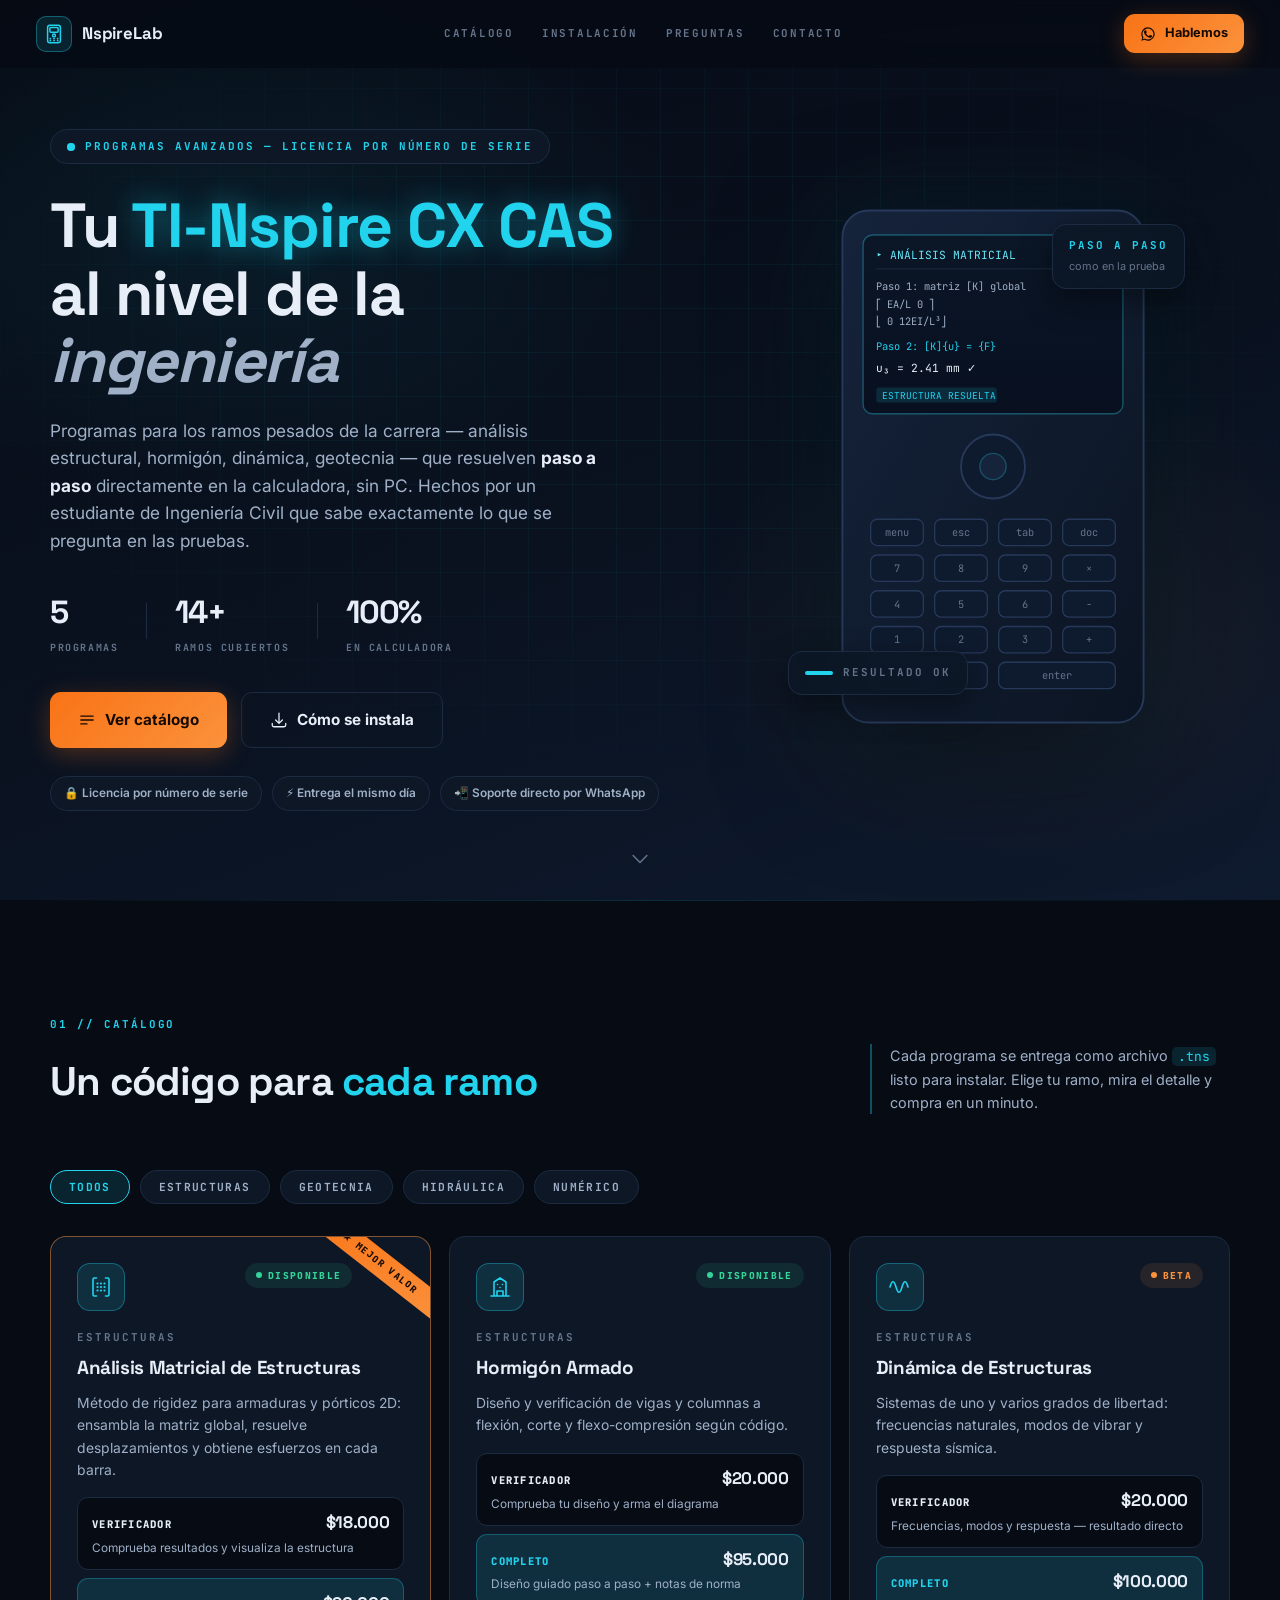
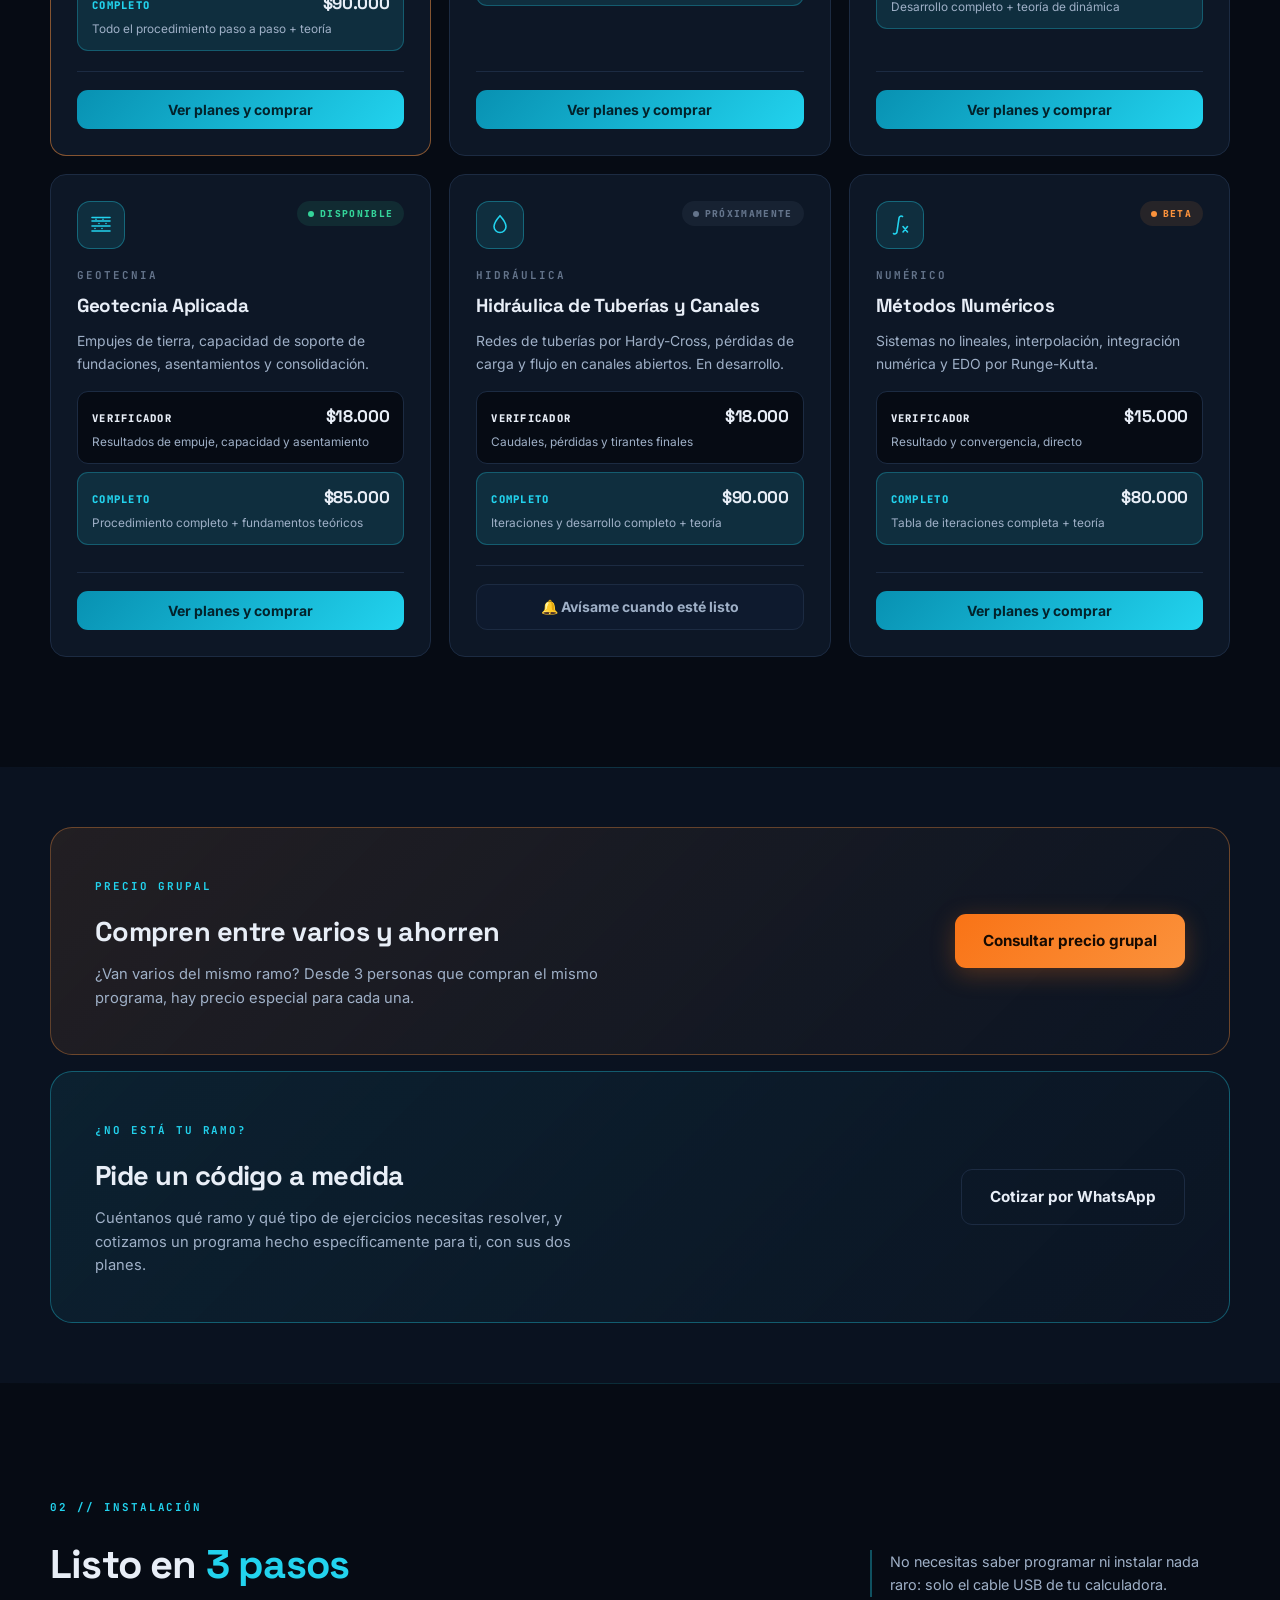
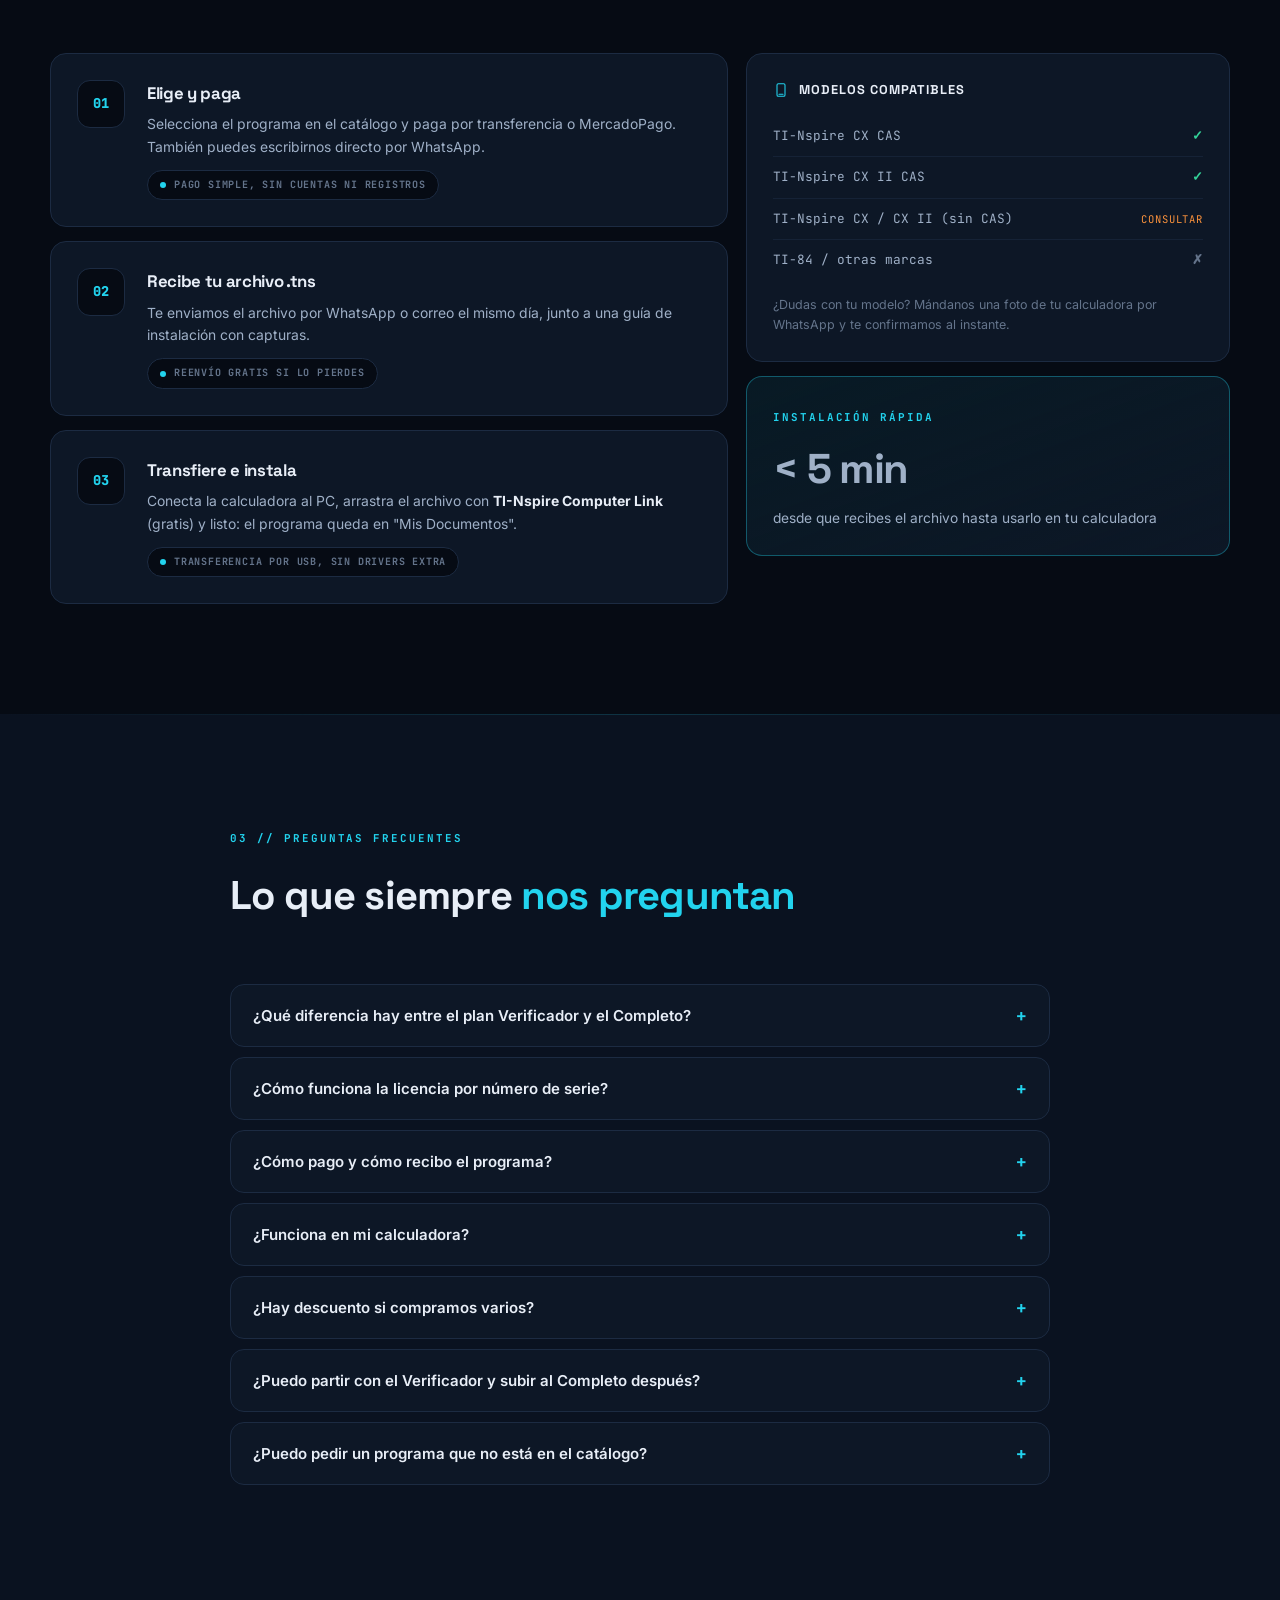
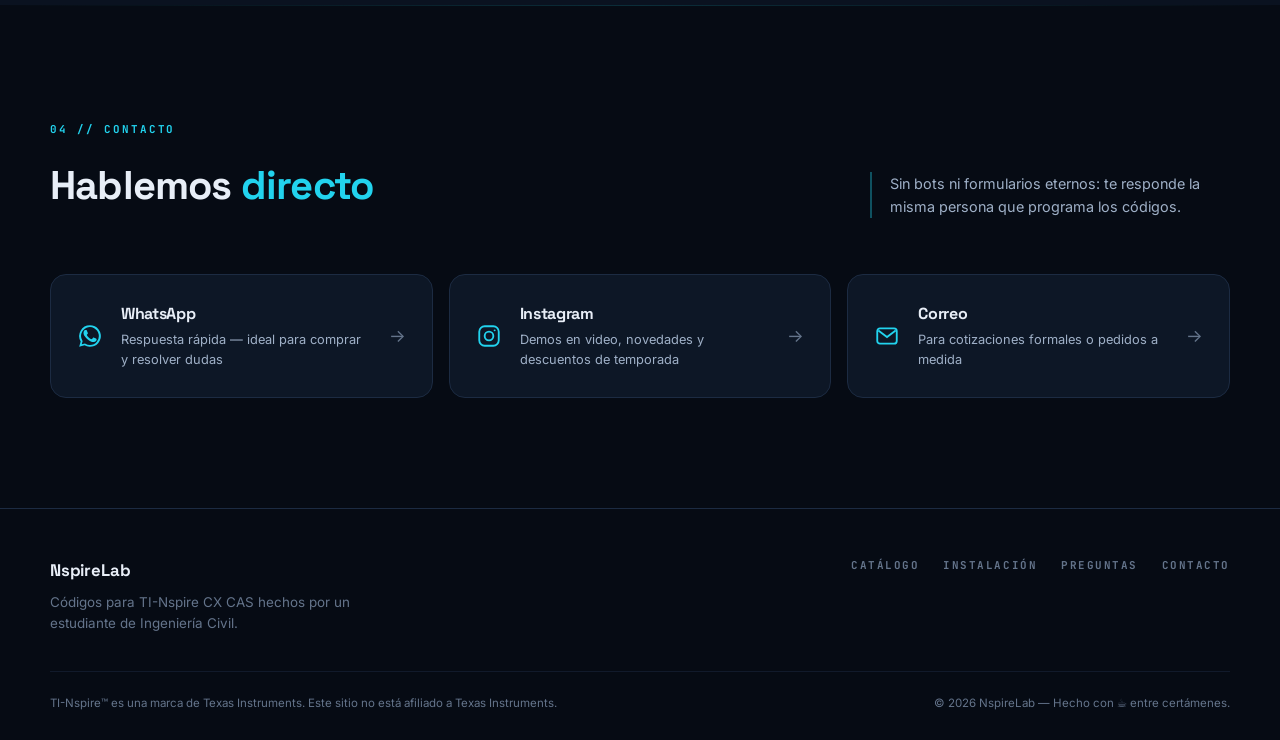
<file: index.html>
<!DOCTYPE html>
<html lang="es">
<head>
  <meta charset="utf-8" />
  <meta name="viewport" content="width=device-width, initial-scale=1" />
  <title>NspireLab — Códigos para TI-Nspire CX CAS</title>
  <meta name="description" content="Programas paso a paso para TI-Nspire CX CAS hechos por un estudiante de Ingeniería Civil: cálculo, álgebra lineal, estática, resistencia de materiales y más. Entrega inmediata." />
  <meta name="keywords" content="TI-Nspire, CX CAS, códigos calculadora, programas TI-Nspire, ingeniería civil, cálculo paso a paso, estática, álgebra lineal, resistencia de materiales" />
  <meta property="og:title" content="NspireLab — Códigos para TI-Nspire CX CAS" />
  <meta property="og:description" content="Tu calculadora al máximo nivel: programas paso a paso para cada ramo de ingeniería." />
  <link rel="preconnect" href="https://fonts.googleapis.com" />
  <link rel="preconnect" href="https://fonts.gstatic.com" crossorigin />
  <link href="https://fonts.googleapis.com/css2?family=Inter:wght@400;500;600;700&family=JetBrains+Mono:wght@500;700;800&family=Space+Grotesk:wght@500;700&display=swap" rel="stylesheet" />
  <link rel="stylesheet" href="css/styles.css" />
</head>
<body>

<header id="header">
  <a class="brand" href="#hero" aria-label="Volver al inicio">
    <span class="brand-logo">
      <svg viewBox="0 0 24 24" fill="none" stroke="currentColor" stroke-width="1.6" width="22" height="22">
        <rect x="5" y="2.5" width="14" height="19" rx="2.5"/>
        <rect x="7.5" y="5" width="9" height="5" rx="1"/>
        <circle cx="12" cy="13.5" r="1.6"/>
        <path d="M8 17h.01M12 17h.01M16 17h.01M8 19.2h.01M12 19.2h.01M16 19.2h.01" stroke-linecap="round" stroke-width="2"/>
      </svg>
    </span>
    <span class="brand-name" data-config="marca">NspireLab</span>
  </a>
  <nav aria-label="Navegación principal">
    <a href="#catalogo">Catálogo</a>
    <a href="#como-funciona">Instalación</a>
    <a href="#faq">Preguntas</a>
    <a href="#contacto">Contacto</a>
  </nav>
  <a class="btn btn-cta btn-header" data-whatsapp="Hola! Vi la página de códigos para TI-Nspire y quiero más información 🙌" href="#" target="_blank" rel="noopener">
    <svg viewBox="0 0 24 24" fill="currentColor" width="16" height="16"><path d="M17.5 14.4c-.3-.15-1.76-.87-2.03-.97-.27-.1-.47-.15-.67.15-.2.3-.77.97-.94 1.17-.17.2-.35.22-.65.07-.3-.15-1.26-.46-2.4-1.48-.89-.79-1.49-1.77-1.66-2.07-.17-.3-.02-.46.13-.61.13-.13.3-.35.45-.52.15-.17.2-.3.3-.5.1-.2.05-.37-.02-.52-.07-.15-.67-1.62-.92-2.22-.24-.58-.49-.5-.67-.51h-.57c-.2 0-.52.07-.8.37-.27.3-1.04 1.02-1.04 2.48s1.07 2.88 1.22 3.08c.15.2 2.1 3.2 5.08 4.49.71.3 1.26.49 1.7.63.71.22 1.36.19 1.87.12.57-.09 1.76-.72 2-1.42.25-.7.25-1.3.18-1.42-.07-.12-.27-.2-.57-.35z"/><path d="M12 2a10 10 0 0 0-8.6 15.1L2 22l5-1.35A10 10 0 1 0 12 2zm0 18.2c-1.5 0-2.97-.4-4.25-1.15l-.3-.18-3.07.83.84-3-.2-.31A8.2 8.2 0 1 1 12 20.2z"/></svg>
    <span>Hablemos</span>
  </a>
</header>

<main>
  <!-- ============ HERO ============ -->
  <section id="hero">
    <div class="hero-bg" aria-hidden="true"></div>
    <div class="hero-inner">
      <div class="hero-copy">
        <div class="badge-pill reveal">
          <span class="ping"><span class="ping-anim"></span><span class="ping-dot"></span></span>
          <span class="mono-tag" id="hero-badge">Catálogo en crecimiento — nuevos códigos cada semestre</span>
        </div>
        <h1 class="reveal">Tu <span class="accent glow">TI-Nspire CX CAS</span><br/>al nivel de la <span class="thin">ingeniería</span></h1>
        <p class="hero-sub reveal">Programas para los ramos pesados de la carrera — análisis estructural, hormigón, dinámica, geotecnia — que resuelven <strong>paso a paso</strong> directamente en la calculadora, sin PC. Hechos por un estudiante de Ingeniería Civil que sabe exactamente lo que se pregunta en las pruebas.</p>
        <div class="hero-stats reveal">
          <div class="stat"><p class="stat-num" id="stat-programas">—</p><p class="stat-label">Programas</p></div>
          <div class="stat-div"></div>
          <div class="stat"><p class="stat-num" id="stat-ramos">—</p><p class="stat-label">Ramos cubiertos</p></div>
          <div class="stat-div"></div>
          <div class="stat"><p class="stat-num">100%</p><p class="stat-label">En calculadora</p></div>
        </div>
        <div class="hero-ctas reveal">
          <a href="#catalogo" class="btn btn-cta btn-lg">
            <svg viewBox="0 0 24 24" fill="none" stroke="currentColor" stroke-width="1.7" width="18" height="18"><path stroke-linecap="round" stroke-linejoin="round" d="M3.75 6.75h16.5M3.75 12h16.5m-16.5 5.25H12"/></svg>
            Ver catálogo
          </a>
          <a href="#como-funciona" class="btn btn-outline btn-lg">
            <svg viewBox="0 0 24 24" fill="none" stroke="currentColor" stroke-width="1.7" width="18" height="18"><path stroke-linecap="round" stroke-linejoin="round" d="M3 16.5v2.25A2.25 2.25 0 0 0 5.25 21h13.5A2.25 2.25 0 0 0 21 18.75V16.5M16.5 12 12 16.5m0 0L7.5 12m4.5 4.5V3"/></svg>
            Cómo se instala
          </a>
        </div>
        <div class="trust-row reveal">
          <span class="trust-chip">🔒 Licencia por número de serie</span>
          <span class="trust-chip">⚡ Entrega el mismo día</span>
          <span class="trust-chip">📲 Soporte directo por WhatsApp</span>
        </div>
      </div>

      <div class="hero-visual reveal" id="hero-visual">
        <!-- Mockup de calculadora (se reemplaza por video si config.videoDestacado tiene un ID de YouTube) -->
        <div class="calc-frame">
          <svg viewBox="0 0 340 560" class="calc-svg" role="img" aria-label="Calculadora TI-Nspire mostrando un programa paso a paso">
            <defs>
              <linearGradient id="bodyGrad" x1="0" y1="0" x2="1" y2="1">
                <stop offset="0" stop-color="#15233b"/><stop offset="1" stop-color="#0b1422"/>
              </linearGradient>
              <linearGradient id="screenGrad" x1="0" y1="0" x2="0" y2="1">
                <stop offset="0" stop-color="#0b1626"/><stop offset="1" stop-color="#081020"/>
              </linearGradient>
            </defs>
            <rect x="10" y="8" width="320" height="544" rx="28" fill="url(#bodyGrad)" stroke="#27395a" stroke-width="2"/>
            <rect x="32" y="34" width="276" height="190" rx="10" fill="url(#screenGrad)" stroke="#2dd4ee55" stroke-width="1.5"/>
            <!-- pantalla -->
            <text x="46" y="60" class="scr mono" fill="#67e8f9" font-size="12">▸ ANÁLISIS MATRICIAL</text>
            <line x1="46" y1="70" x2="294" y2="70" stroke="#1c2b42" stroke-width="1"/>
            <text x="46" y="92" class="scr mono" fill="#9fb0c7" font-size="11">Paso 1: matriz [K] global</text>
            <text x="46" y="112" class="scr mono" fill="#9fb0c7" font-size="11">⎡ EA/L   0   ⎤</text>
            <text x="46" y="130" class="scr mono" fill="#9fb0c7" font-size="11">⎣  0   12EI/L³⎦</text>
            <text x="46" y="156" class="scr mono" fill="#22d3ee" font-size="11">Paso 2: [K]{u} = {F}</text>
            <text x="46" y="180" class="scr mono" fill="#e8eef7" font-size="12">u₃ = 2.41 mm  ✓</text>
            <rect x="46" y="196" width="128" height="16" rx="3" fill="#22d3ee22"/>
            <text x="52" y="208" class="scr mono" fill="#22d3ee" font-size="10">ESTRUCTURA RESUELTA</text>
            <!-- touchpad -->
            <circle cx="170" cy="280" r="34" fill="#0e1a2e" stroke="#27395a" stroke-width="2"/>
            <circle cx="170" cy="280" r="14" fill="#15233b" stroke="#2dd4ee44" stroke-width="1.5"/>
            <!-- teclado -->
            <g fill="#0e1a2e" stroke="#27395a" stroke-width="1.4">
              <rect x="40"  y="336" width="56" height="28" rx="7"/><rect x="108" y="336" width="56" height="28" rx="7"/><rect x="176" y="336" width="56" height="28" rx="7"/><rect x="244" y="336" width="56" height="28" rx="7"/>
              <rect x="40"  y="374" width="56" height="28" rx="7"/><rect x="108" y="374" width="56" height="28" rx="7"/><rect x="176" y="374" width="56" height="28" rx="7"/><rect x="244" y="374" width="56" height="28" rx="7"/>
              <rect x="40"  y="412" width="56" height="28" rx="7"/><rect x="108" y="412" width="56" height="28" rx="7"/><rect x="176" y="412" width="56" height="28" rx="7"/><rect x="244" y="412" width="56" height="28" rx="7"/>
              <rect x="40"  y="450" width="56" height="28" rx="7"/><rect x="108" y="450" width="56" height="28" rx="7"/><rect x="176" y="450" width="56" height="28" rx="7"/><rect x="244" y="450" width="56" height="28" rx="7"/>
              <rect x="40"  y="488" width="124" height="28" rx="7"/><rect x="176" y="488" width="124" height="28" rx="7"/>
            </g>
            <g fill="#64748b" font-size="11" text-anchor="middle" class="mono">
              <text x="68" y="354">menu</text><text x="136" y="354">esc</text><text x="204" y="354">tab</text><text x="272" y="354">doc</text>
              <text x="68" y="392">7</text><text x="136" y="392">8</text><text x="204" y="392">9</text><text x="272" y="392">×</text>
              <text x="68" y="430">4</text><text x="136" y="430">5</text><text x="204" y="430">6</text><text x="272" y="430">−</text>
              <text x="68" y="468">1</text><text x="136" y="468">2</text><text x="204" y="468">3</text><text x="272" y="468">+</text>
              <text x="102" y="506">0</text><text x="238" y="506">enter</text>
            </g>
          </svg>
          <div class="float-card float-tr">
            <span class="mono-tag accent">PASO A PASO</span>
            <span class="float-sub">como en la prueba</span>
          </div>
          <div class="float-card float-bl">
            <span class="pulse-bar"></span>
            <span class="mono-tag">RESULTADO OK</span>
          </div>
        </div>
      </div>
    </div>
    <a class="scroll-hint" href="#catalogo" aria-label="Bajar al catálogo">
      <svg viewBox="0 0 24 24" fill="none" stroke="currentColor" stroke-width="1.7" width="22" height="22"><path stroke-linecap="round" stroke-linejoin="round" d="m19.5 8.25-7.5 7.5-7.5-7.5"/></svg>
    </a>
  </section>

  <!-- ============ CATÁLOGO ============ -->
  <section id="catalogo" class="section">
    <div class="section-inner">
      <div class="section-head reveal">
        <div>
          <span class="mono-tag accent">01 // CATÁLOGO</span>
          <h2>Un código para <span class="accent">cada ramo</span></h2>
        </div>
        <p class="section-side">Cada programa se entrega como archivo <code>.tns</code> listo para instalar. Elige tu ramo, mira el detalle y compra en un minuto.</p>
      </div>
      <div class="filters reveal" id="filters" role="tablist" aria-label="Filtrar por categoría"></div>
      <div class="grid" id="productos-grid"></div>
    </div>
  </section>

  <!-- ============ GRUPAL + A MEDIDA ============ -->
  <section id="a-medida" class="section slim">
    <div class="section-inner">
      <div class="banner banner-grupal reveal" id="grupal-bloque">
        <div>
          <span class="mono-tag accent">PRECIO GRUPAL</span>
          <h3>Compren entre varios y ahorren</h3>
          <p id="grupal-texto">¿Van varios del mismo ramo? Desde 3 personas que compran el mismo programa, hay precio especial para cada una.</p>
        </div>
        <a class="btn btn-cta btn-lg" id="grupal-cta" href="#" target="_blank" rel="noopener">Consultar precio grupal</a>
      </div>
      <div class="banner reveal">
        <div>
          <span class="mono-tag accent">¿NO ESTÁ TU RAMO?</span>
          <h3>Pide un código a medida</h3>
          <p>Cuéntanos qué ramo y qué tipo de ejercicios necesitas resolver, y cotizamos un programa hecho específicamente para ti, con sus dos planes.</p>
        </div>
        <a class="btn btn-outline btn-lg" data-whatsapp="Hola! Quiero cotizar un código a medida para la TI-Nspire. El ramo es: " href="#" target="_blank" rel="noopener">Cotizar por WhatsApp</a>
      </div>
    </div>
  </section>

  <!-- ============ CÓMO FUNCIONA ============ -->
  <section id="como-funciona" class="section">
    <div class="section-inner">
      <div class="section-head reveal">
        <div>
          <span class="mono-tag accent">02 // INSTALACIÓN</span>
          <h2>Listo en <span class="accent">3 pasos</span></h2>
        </div>
        <p class="section-side">No necesitas saber programar ni instalar nada raro: solo el cable USB de tu calculadora.</p>
      </div>
      <div class="how-grid">
        <div class="how-steps">
          <div class="card step reveal">
            <span class="step-num">01</span>
            <div>
              <h3>Elige y paga</h3>
              <p>Selecciona el programa en el catálogo y paga por transferencia o MercadoPago. También puedes escribirnos directo por WhatsApp.</p>
              <span class="chip-line"><span class="dot"></span>Pago simple, sin cuentas ni registros</span>
            </div>
          </div>
          <div class="card step reveal">
            <span class="step-num">02</span>
            <div>
              <h3>Recibe tu archivo .tns</h3>
              <p>Te enviamos el archivo por WhatsApp o correo el mismo día, junto a una guía de instalación con capturas.</p>
              <span class="chip-line"><span class="dot"></span>Reenvío gratis si lo pierdes</span>
            </div>
          </div>
          <div class="card step reveal">
            <span class="step-num">03</span>
            <div>
              <h3>Transfiere e instala</h3>
              <p>Conecta la calculadora al PC, arrastra el archivo con <strong>TI-Nspire Computer Link</strong> (gratis) y listo: el programa queda en "Mis Documentos".</p>
              <span class="chip-line"><span class="dot"></span>Transferencia por USB, sin drivers extra</span>
            </div>
          </div>
        </div>
        <div class="how-side">
          <div class="card compat reveal">
            <h4>
              <svg viewBox="0 0 24 24" fill="none" stroke="currentColor" stroke-width="1.6" width="16" height="16"><rect x="6" y="2.5" width="12" height="19" rx="2"/><path d="M9 18.5h6" stroke-linecap="round"/></svg>
              Modelos compatibles
            </h4>
            <div class="compat-row"><span>TI-Nspire CX CAS</span><span class="ok">✓</span></div>
            <div class="compat-row"><span>TI-Nspire CX II CAS</span><span class="ok">✓</span></div>
            <div class="compat-row"><span>TI-Nspire CX / CX II (sin CAS)</span><span class="warn">consultar</span></div>
            <div class="compat-row"><span>TI-84 / otras marcas</span><span class="no">✗</span></div>
            <p class="compat-note">¿Dudas con tu modelo? Mándanos una foto de tu calculadora por WhatsApp y te confirmamos al instante.</p>
          </div>
          <div class="card highlight reveal">
            <span class="mono-tag accent">INSTALACIÓN RÁPIDA</span>
            <p class="big-num">&lt; 5 min</p>
            <p>desde que recibes el archivo hasta usarlo en tu calculadora</p>
          </div>
        </div>
      </div>
    </div>
  </section>

  <!-- ============ FAQ ============ -->
  <section id="faq" class="section">
    <div class="section-inner narrow">
      <div class="section-head reveal">
        <div>
          <span class="mono-tag accent">03 // PREGUNTAS FRECUENTES</span>
          <h2>Lo que siempre <span class="accent">nos preguntan</span></h2>
        </div>
      </div>
      <div id="faq-list"></div>
    </div>
  </section>

  <!-- ============ CONTACTO ============ -->
  <section id="contacto" class="section">
    <div class="section-inner">
      <div class="section-head reveal">
        <div>
          <span class="mono-tag accent">04 // CONTACTO</span>
          <h2>Hablemos <span class="accent">directo</span></h2>
        </div>
        <p class="section-side">Sin bots ni formularios eternos: te responde la misma persona que programa los códigos.</p>
      </div>
      <div class="contact-grid reveal">
        <a class="card contact-card" data-whatsapp="Hola! Tengo una consulta sobre los códigos para TI-Nspire" href="#" target="_blank" rel="noopener">
          <svg viewBox="0 0 24 24" fill="currentColor" width="26" height="26"><path d="M17.5 14.4c-.3-.15-1.76-.87-2.03-.97-.27-.1-.47-.15-.67.15-.2.3-.77.97-.94 1.17-.17.2-.35.22-.65.07-.3-.15-1.26-.46-2.4-1.48-.89-.79-1.49-1.77-1.66-2.07-.17-.3-.02-.46.13-.61.13-.13.3-.35.45-.52.15-.17.2-.3.3-.5.1-.2.05-.37-.02-.52-.07-.15-.67-1.62-.92-2.22-.24-.58-.49-.5-.67-.51h-.57c-.2 0-.52.07-.8.37-.27.3-1.04 1.02-1.04 2.48s1.07 2.88 1.22 3.08c.15.2 2.1 3.2 5.08 4.49.71.3 1.26.49 1.7.63.71.22 1.36.19 1.87.12.57-.09 1.76-.72 2-1.42.25-.7.25-1.3.18-1.42-.07-.12-.27-.2-.57-.35z"/><path d="M12 2a10 10 0 0 0-8.6 15.1L2 22l5-1.35A10 10 0 1 0 12 2zm0 18.2c-1.5 0-2.97-.4-4.25-1.15l-.3-.18-3.07.83.84-3-.2-.31A8.2 8.2 0 1 1 12 20.2z"/></svg>
          <div><h3>WhatsApp</h3><p>Respuesta rápida — ideal para comprar y resolver dudas</p></div>
          <span class="arrow">→</span>
        </a>
        <a class="card contact-card" id="link-instagram" href="#" target="_blank" rel="noopener">
          <svg viewBox="0 0 24 24" fill="none" stroke="currentColor" stroke-width="1.7" width="26" height="26"><rect x="3" y="3" width="18" height="18" rx="5"/><circle cx="12" cy="12" r="4"/><circle cx="17.2" cy="6.8" r="0.9" fill="currentColor" stroke="none"/></svg>
          <div><h3>Instagram</h3><p>Demos en video, novedades y descuentos de temporada</p></div>
          <span class="arrow">→</span>
        </a>
        <a class="card contact-card" id="link-email" href="#">
          <svg viewBox="0 0 24 24" fill="none" stroke="currentColor" stroke-width="1.7" width="26" height="26"><rect x="3" y="5" width="18" height="14" rx="2.5"/><path d="m4 7 8 6 8-6"/></svg>
          <div><h3>Correo</h3><p>Para cotizaciones formales o pedidos a medida</p></div>
          <span class="arrow">→</span>
        </a>
      </div>
    </div>
  </section>
</main>

<footer>
  <div class="footer-inner">
    <div class="footer-brand">
      <span class="brand-name" data-config="marca">NspireLab</span>
      <p>Códigos para TI-Nspire CX CAS hechos por un estudiante de Ingeniería Civil.</p>
    </div>
    <div class="footer-links">
      <a href="#catalogo">Catálogo</a>
      <a href="#como-funciona">Instalación</a>
      <a href="#faq">Preguntas</a>
      <a href="#contacto">Contacto</a>
    </div>
  </div>
  <div class="footer-legal">
    <p>TI-Nspire™ es una marca de Texas Instruments. Este sitio no está afiliado a Texas Instruments.</p>
    <p>© <span id="year"></span> <span data-config="marca">NspireLab</span> — Hecho con ☕ entre certámenes.</p>
  </div>
</footer>

<!-- ============ MODAL DETALLE ============ -->
<div class="modal-backdrop" id="modal" hidden>
  <div class="modal" role="dialog" aria-modal="true" aria-labelledby="modal-title">
    <button class="modal-close" id="modal-close" aria-label="Cerrar">✕</button>
    <div class="modal-body" id="modal-body"><!-- contenido dinámico --></div>
  </div>
</div>

<script src="js/config.js"></script>
<script src="js/productos.js"></script>
<script src="js/app.js"></script>
</body>
</html>
</file>
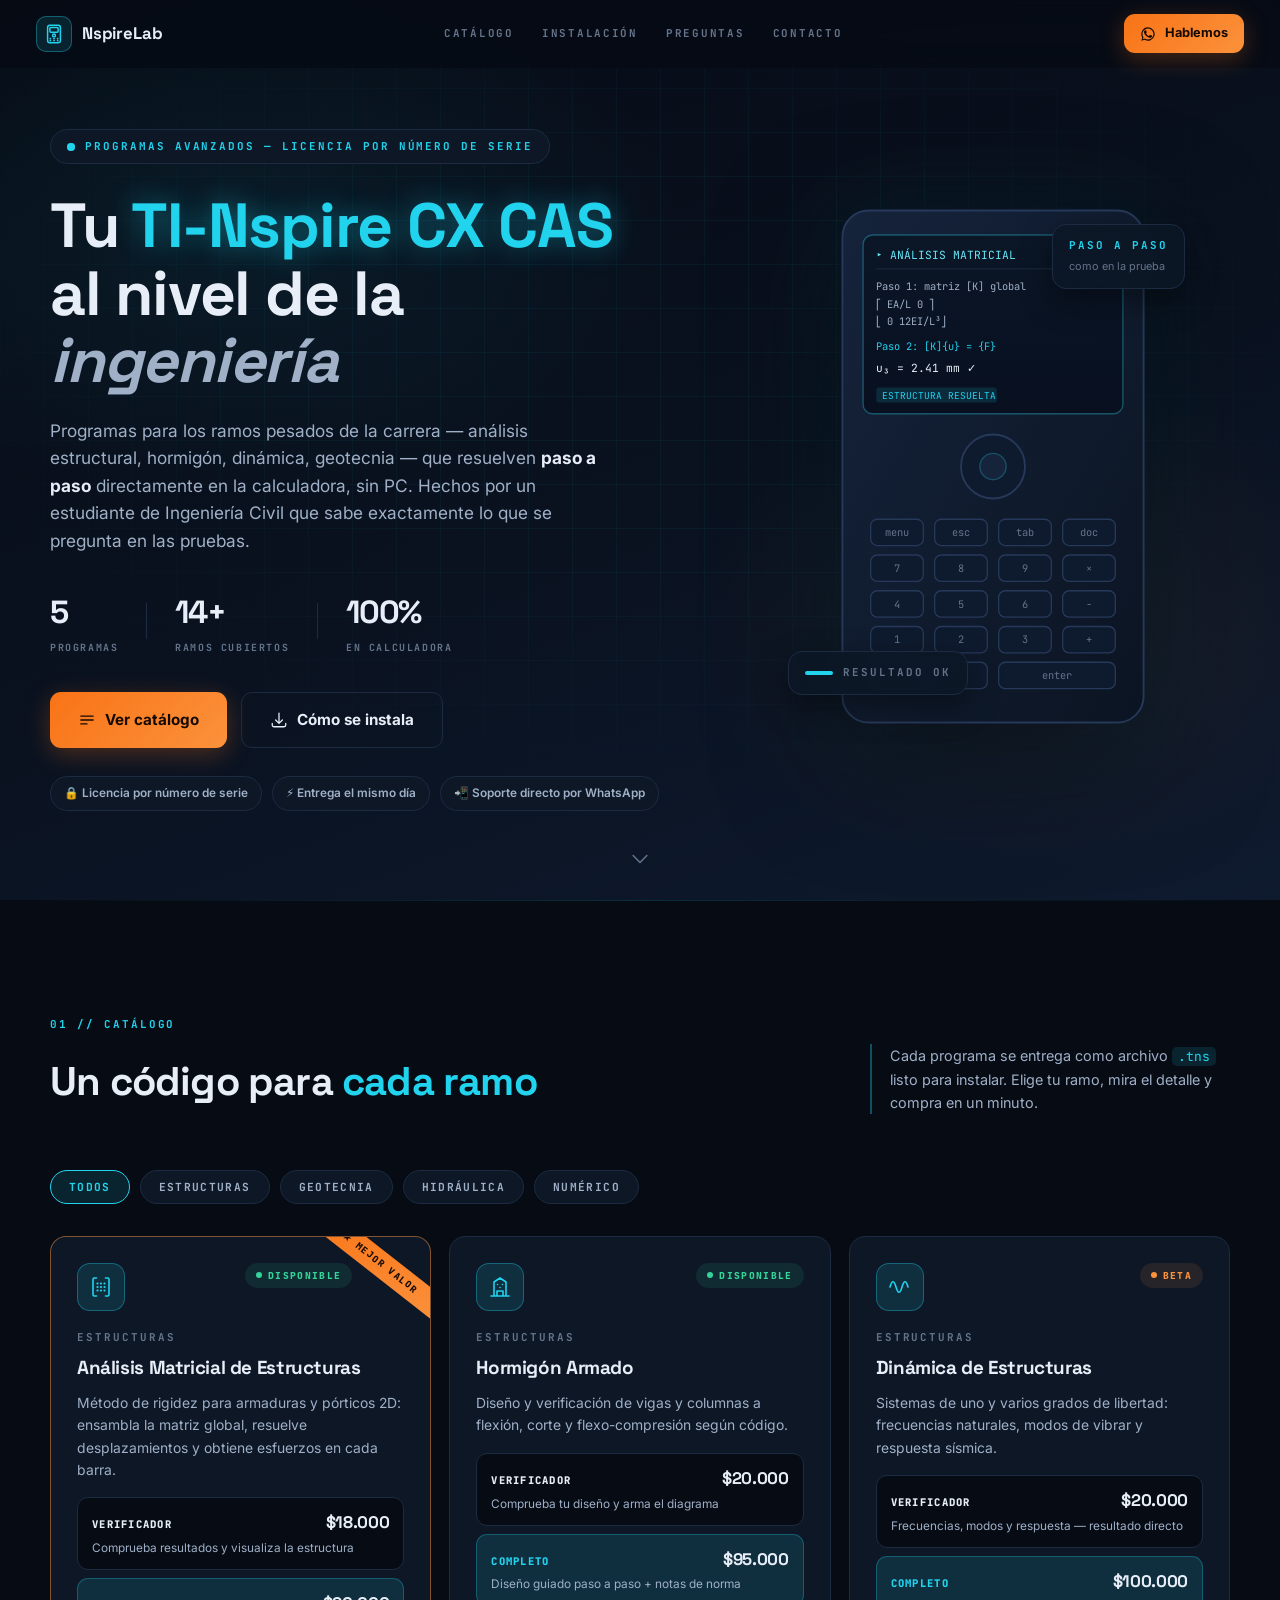
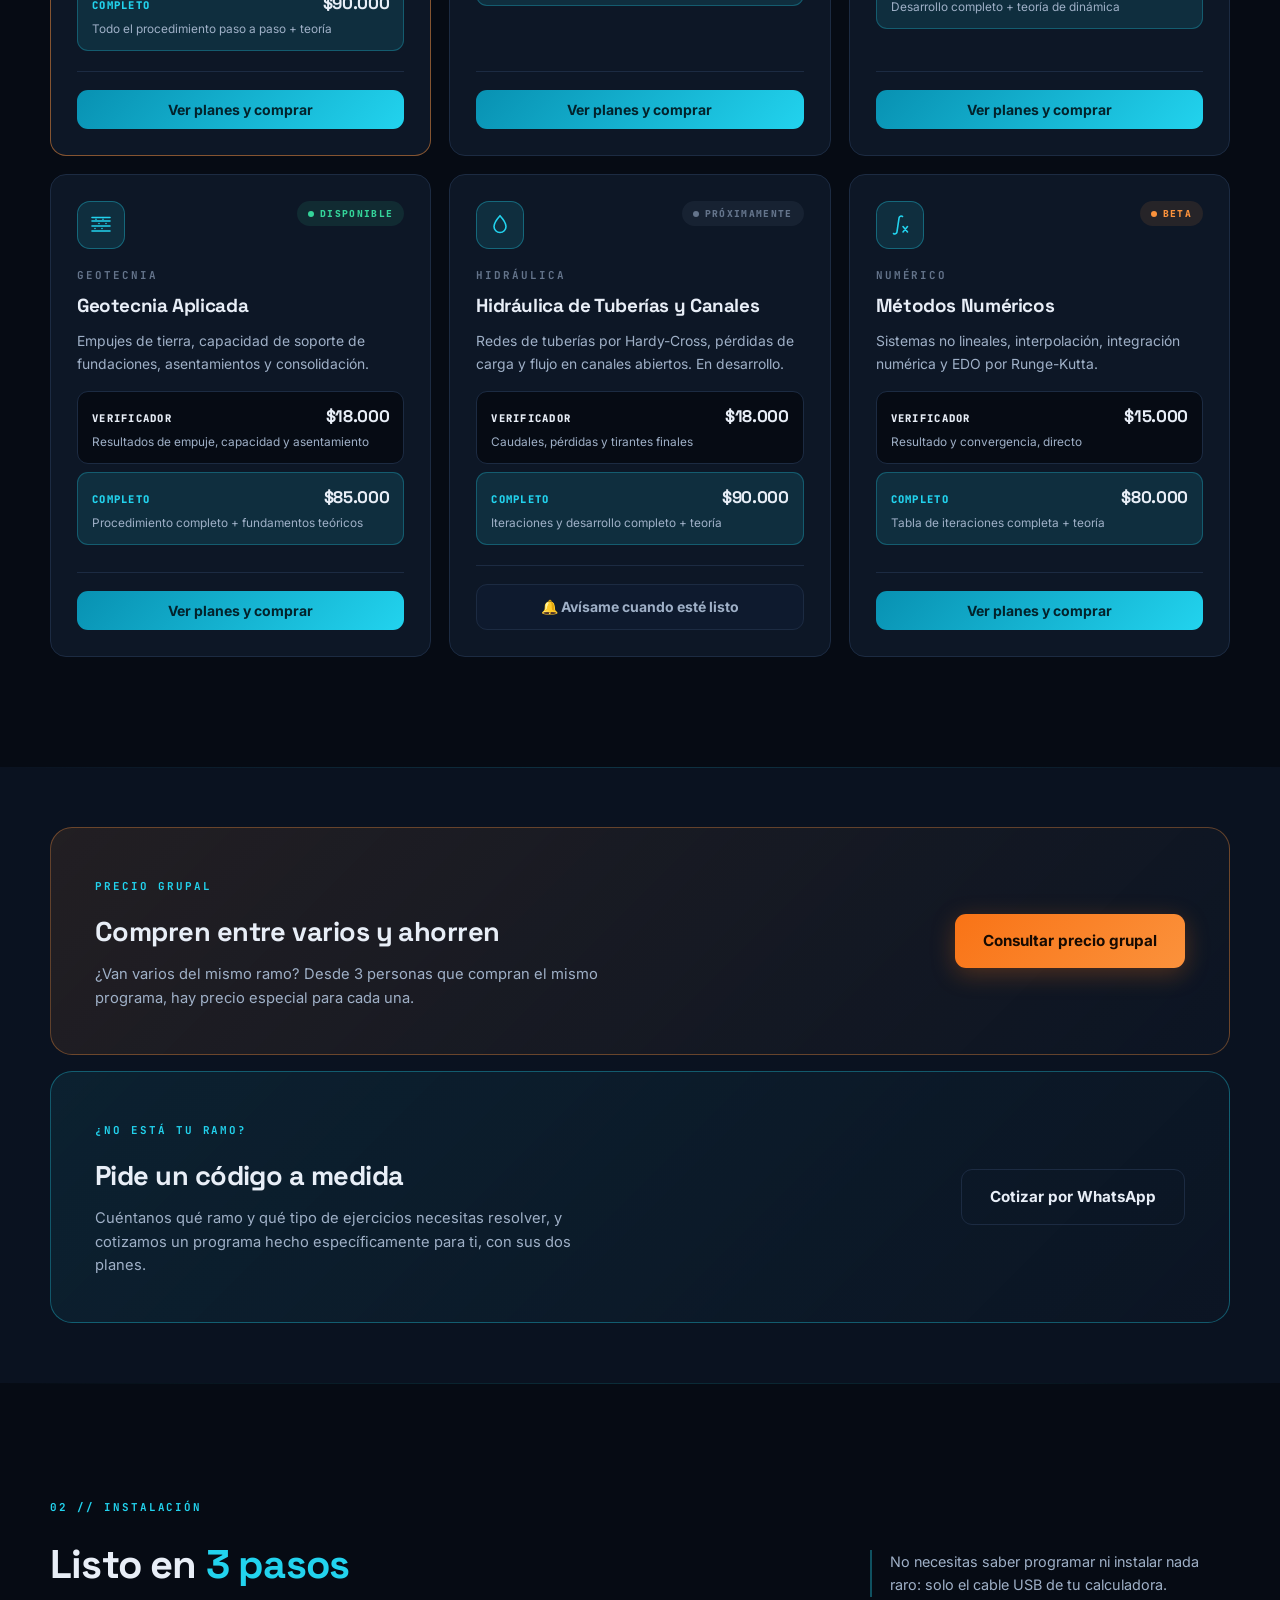
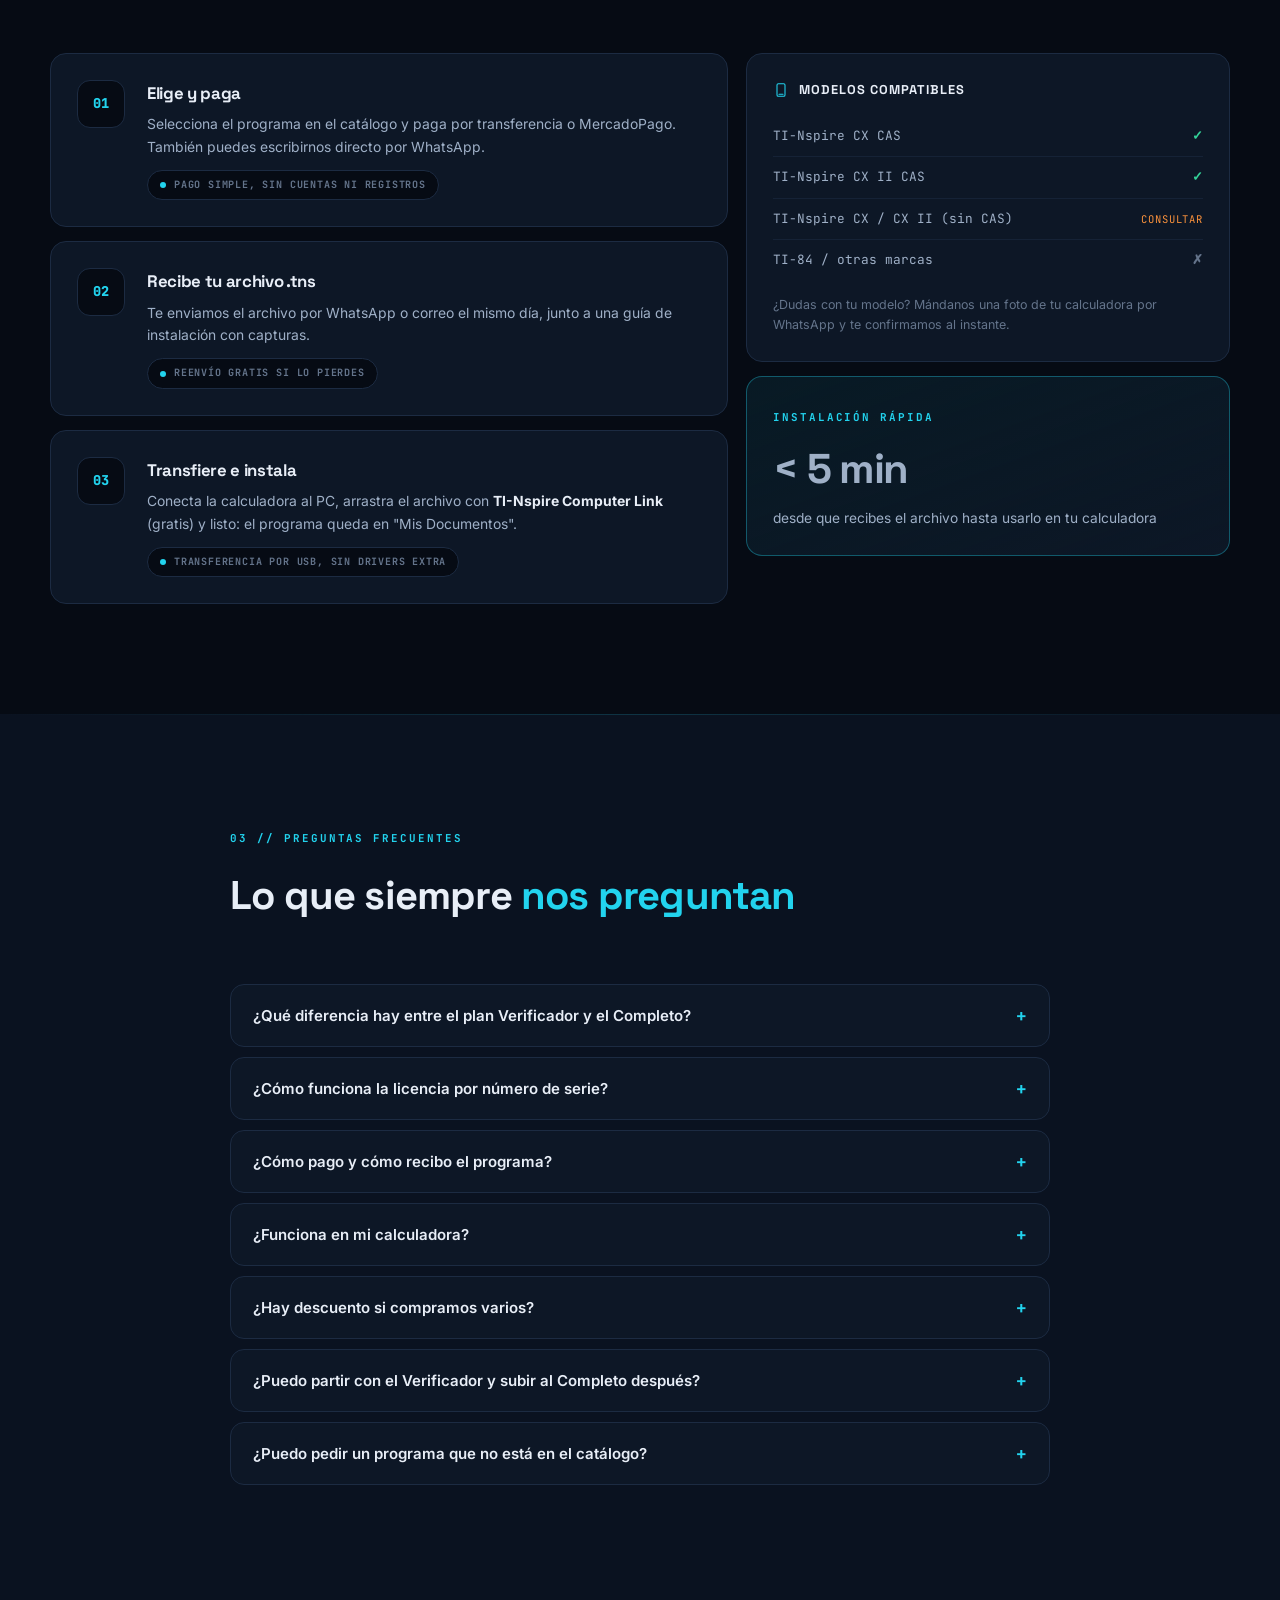
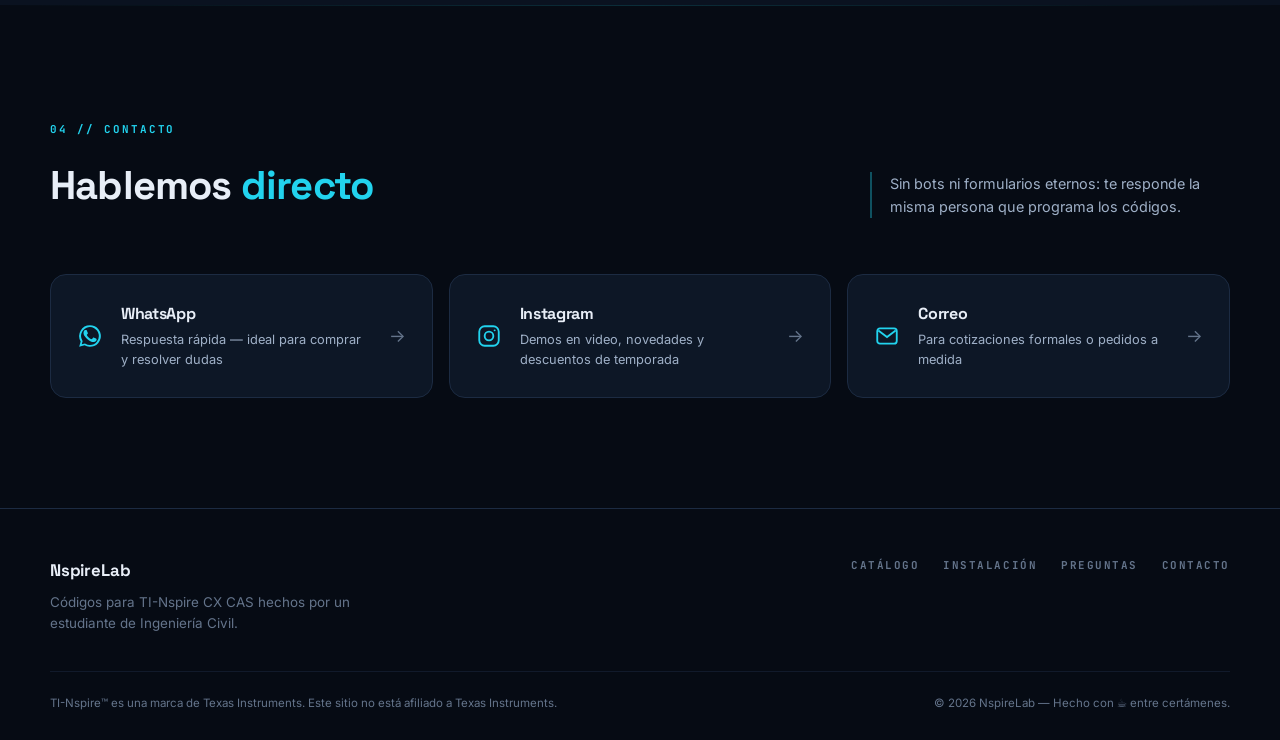
<file: NspireLab.html>
<!DOCTYPE html>
<html lang="es">
<head>
  <meta charset="utf-8" />
  <meta name="viewport" content="width=device-width, initial-scale=1" />
  <title>NspireLab — Códigos para TI-Nspire CX CAS</title>
  <meta name="description" content="Programas paso a paso para TI-Nspire CX CAS hechos por un estudiante de Ingeniería Civil: cálculo, álgebra lineal, estática, resistencia de materiales y más. Entrega inmediata." />
  <meta name="keywords" content="TI-Nspire, CX CAS, códigos calculadora, programas TI-Nspire, ingeniería civil, cálculo paso a paso, estática, álgebra lineal, resistencia de materiales" />
  <meta property="og:title" content="NspireLab — Códigos para TI-Nspire CX CAS" />
  <meta property="og:description" content="Tu calculadora al máximo nivel: programas paso a paso para cada ramo de ingeniería." />
  <link rel="preconnect" href="https://fonts.googleapis.com" />
  <link rel="preconnect" href="https://fonts.gstatic.com" crossorigin />
  <link href="https://fonts.googleapis.com/css2?family=Inter:wght@400;500;600;700&family=JetBrains+Mono:wght@500;700;800&family=Space+Grotesk:wght@500;700&display=swap" rel="stylesheet" />
  <style>
/* ============================================================
   NspireLab — hoja de estilos
   Tema: azul marino profundo + cian, estética "blueprint"
   ============================================================ */

:root {
  --bg-0: #060b14;        /* fondo más profundo */
  --bg-1: #0a1220;        /* fondo secciones */
  --bg-2: #0e1a2e;        /* paneles */
  --card: #0d1726;
  --border: #1c2b42;
  --cyan: #22d3ee;
  --cyan-soft: rgba(34, 211, 238, 0.12);
  --cyan-line: rgba(34, 211, 238, 0.35);
  --orange: #fb923c;
  --green: #34d399;
  --text-1: #e8eef7;
  --text-2: #9fb0c7;
  --muted: #64748b;
  --font-body: "Inter", system-ui, -apple-system, sans-serif;
  --font-display: "Space Grotesk", "Inter", sans-serif;
  --font-mono: "JetBrains Mono", ui-monospace, monospace;
  --radius: 16px;
}

* { margin: 0; padding: 0; box-sizing: border-box; }

html { scroll-behavior: smooth; }

body {
  background: var(--bg-0);
  color: var(--text-1);
  font-family: var(--font-body);
  line-height: 1.6;
  overflow-x: hidden;
}

::selection { background: var(--cyan); color: var(--bg-0); }

h1, h2, h3, h4 { font-family: var(--font-display); letter-spacing: -0.02em; }
code { font-family: var(--font-mono); color: var(--cyan); background: var(--cyan-soft); padding: 1px 6px; border-radius: 5px; font-size: 0.9em; }
a { color: inherit; text-decoration: none; }

/* ---------- utilidades ---------- */
.mono-tag {
  font-family: var(--font-mono);
  font-size: 0.68rem;
  font-weight: 700;
  text-transform: uppercase;
  letter-spacing: 0.18em;
  color: var(--muted);
}
.mono-tag.accent { color: var(--cyan); }
.accent { color: var(--cyan); }
.glow { text-shadow: 0 0 28px rgba(34, 211, 238, 0.45); }
.thin { color: var(--text-2); font-style: italic; }

/* ---------- botones ---------- */
.btn {
  display: inline-flex;
  align-items: center;
  gap: 9px;
  font-weight: 700;
  font-size: 0.875rem;
  border-radius: 11px;
  padding: 11px 20px;
  cursor: pointer;
  border: none;
  transition: transform 0.15s ease, box-shadow 0.2s ease, background 0.2s ease, border-color 0.2s;
  font-family: var(--font-body);
}
.btn-lg { padding: 15px 28px; font-size: 0.95rem; }
.btn-cta {
  background: linear-gradient(135deg, #f97316, #fb923c);
  color: #160a02;
  box-shadow: 0 6px 24px rgba(249, 115, 22, 0.28);
}
.btn-cta:hover { transform: translateY(-2px); box-shadow: 0 10px 30px rgba(249, 115, 22, 0.4); }
.btn-outline {
  background: transparent;
  color: var(--text-1);
  border: 1px solid var(--border);
}
.btn-outline:hover { border-color: var(--cyan-line); color: var(--cyan); background: var(--cyan-soft); }
.btn-buy {
  background: linear-gradient(135deg, #0891b2, #22d3ee);
  color: #03222b;
  width: 100%;
  justify-content: center;
}
.btn-buy:hover { transform: translateY(-2px); box-shadow: 0 8px 26px rgba(34, 211, 238, 0.3); }
.btn-ghost {
  background: var(--bg-2);
  color: var(--text-2);
  border: 1px solid var(--border);
  width: 100%;
  justify-content: center;
}
.btn-ghost:hover { color: var(--text-1); border-color: var(--cyan-line); }

/* ---------- header ---------- */
#header {
  position: fixed;
  top: 0; left: 0; right: 0;
  z-index: 60;
  display: flex;
  align-items: center;
  justify-content: space-between;
  gap: 16px;
  padding: 0 clamp(16px, 4vw, 36px);
  height: 68px;
  background: rgba(6, 11, 20, 0.72);
  backdrop-filter: blur(14px);
  border-bottom: 1px solid transparent;
  transition: border-color 0.3s;
}
#header.scrolled { border-bottom-color: var(--border); }
.brand { display: flex; align-items: center; gap: 10px; }
.brand-logo {
  display: grid; place-items: center;
  width: 36px; height: 36px;
  border-radius: 10px;
  background: var(--cyan-soft);
  border: 1px solid var(--cyan-line);
  color: var(--cyan);
}
.brand-name {
  font-family: var(--font-display);
  font-weight: 700;
  font-size: 1.05rem;
  letter-spacing: -0.01em;
}
#header nav { display: flex; gap: 28px; }
#header nav a {
  font-family: var(--font-mono);
  font-size: 0.68rem;
  font-weight: 700;
  text-transform: uppercase;
  letter-spacing: 0.16em;
  color: var(--muted);
  transition: color 0.2s;
}
#header nav a:hover { color: var(--cyan); }
.btn-header { padding: 9px 16px; font-size: 0.8rem; }

/* ---------- hero ---------- */
#hero {
  position: relative;
  min-height: 100svh;
  display: flex;
  flex-direction: column;
  justify-content: center;
  padding: 110px clamp(16px, 4vw, 36px) 70px;
}
.hero-bg {
  position: absolute; inset: 0;
  background:
    radial-gradient(700px 420px at 18% 25%, rgba(34, 211, 238, 0.07), transparent 65%),
    radial-gradient(560px 380px at 82% 70%, rgba(251, 146, 60, 0.06), transparent 65%),
    linear-gradient(160deg, var(--bg-0), var(--bg-1) 55%, var(--bg-2));
  pointer-events: none;
}
.hero-bg::after {
  content: "";
  position: absolute; inset: 0;
  background-image:
    linear-gradient(rgba(34, 211, 238, 0.05) 1px, transparent 1px),
    linear-gradient(90deg, rgba(34, 211, 238, 0.05) 1px, transparent 1px);
  background-size: 44px 44px;
  mask-image: radial-gradient(ellipse 80% 70% at 50% 40%, black 30%, transparent 75%);
}
.hero-inner {
  position: relative;
  display: grid;
  grid-template-columns: 1.15fr 0.85fr;
  gap: clamp(32px, 5vw, 72px);
  align-items: center;
  max-width: 1180px;
  margin: 0 auto;
  width: 100%;
}
.badge-pill {
  display: inline-flex;
  align-items: center;
  gap: 10px;
  padding: 8px 16px;
  background: var(--card);
  border: 1px solid var(--border);
  border-radius: 999px;
  margin-bottom: 28px;
}
.ping { position: relative; display: inline-flex; width: 8px; height: 8px; }
.ping-anim {
  position: absolute; inset: 0;
  border-radius: 50%;
  background: var(--cyan);
  opacity: 0.6;
  animation: ping 1.8s cubic-bezier(0, 0, 0.2, 1) infinite;
}
.ping-dot { position: relative; width: 8px; height: 8px; border-radius: 50%; background: var(--cyan); }
@keyframes ping { 75%, 100% { transform: scale(2.4); opacity: 0; } }
.badge-pill .mono-tag { color: var(--cyan); }

#hero h1 {
  font-size: clamp(2.2rem, 5.2vw, 3.9rem);
  font-weight: 700;
  line-height: 1.08;
  margin-bottom: 22px;
}
.hero-sub {
  color: var(--text-2);
  font-size: clamp(0.95rem, 1.4vw, 1.08rem);
  max-width: 560px;
  margin-bottom: 32px;
}
.hero-sub strong { color: var(--text-1); }
.hero-stats { display: flex; align-items: center; gap: 28px; margin-bottom: 36px; flex-wrap: wrap; }
.stat-num {
  font-family: var(--font-display);
  font-size: 2rem;
  font-weight: 700;
  letter-spacing: -0.04em;
}
.stat-label {
  font-family: var(--font-mono);
  font-size: 0.62rem;
  font-weight: 700;
  text-transform: uppercase;
  letter-spacing: 0.16em;
  color: var(--muted);
  margin-top: 2px;
}
.stat-div { width: 1px; height: 36px; background: var(--border); }
.hero-ctas { display: flex; gap: 14px; flex-wrap: wrap; margin-bottom: 28px; }
.trust-row { display: flex; gap: 10px; flex-wrap: wrap; }
.trust-chip {
  font-size: 0.74rem;
  font-weight: 600;
  color: var(--text-2);
  background: var(--card);
  border: 1px solid var(--border);
  padding: 7px 13px;
  border-radius: 999px;
}

/* mockup calculadora */
.hero-visual { display: flex; justify-content: center; }
.calc-frame { position: relative; width: min(320px, 80vw); }
.calc-svg {
  width: 100%;
  height: auto;
  filter: drop-shadow(0 30px 60px rgba(0, 0, 0, 0.55)) drop-shadow(0 0 40px rgba(34, 211, 238, 0.08));
}
.calc-svg .mono, .calc-svg text { font-family: var(--font-mono); }
.float-card {
  position: absolute;
  background: rgba(13, 23, 38, 0.92);
  backdrop-filter: blur(10px);
  border: 1px solid var(--border);
  border-radius: 14px;
  padding: 12px 16px;
  display: flex;
  flex-direction: column;
  gap: 4px;
  box-shadow: 0 12px 32px rgba(0, 0, 0, 0.4);
}
.float-tr { top: 4%; right: -10%; }
.float-bl { bottom: 8%; left: -14%; flex-direction: row; align-items: center; gap: 10px; }
.float-sub { font-size: 0.68rem; color: var(--muted); }
.pulse-bar {
  width: 28px; height: 4px;
  border-radius: 4px;
  background: var(--cyan);
  animation: pulsebar 1.6s ease-in-out infinite;
}
@keyframes pulsebar { 50% { opacity: 0.35; } }
.video-frame {
  width: 100%;
  aspect-ratio: 16 / 9;
  border-radius: 18px;
  border: 1px solid var(--cyan-line);
  overflow: hidden;
  box-shadow: 0 24px 70px rgba(0, 0, 0, 0.5);
}
.video-frame iframe { width: 100%; height: 100%; border: 0; display: block; }

.scroll-hint {
  position: absolute;
  bottom: 22px; left: 50%;
  transform: translateX(-50%);
  color: var(--muted);
  animation: bounce 2.2s infinite;
}
@keyframes bounce { 0%, 100% { transform: translate(-50%, 0); } 50% { transform: translate(-50%, 8px); } }

/* ---------- secciones ---------- */
.section { position: relative; padding: clamp(64px, 9vw, 110px) clamp(16px, 4vw, 36px); }
.section::before {
  content: "";
  position: absolute;
  top: 0; left: 0; right: 0;
  height: 1px;
  background: linear-gradient(90deg, transparent, var(--cyan-line), transparent);
  opacity: 0.5;
}
.section:nth-of-type(odd) { background: var(--bg-1); }
.section.slim { padding-top: clamp(36px, 5vw, 60px); padding-bottom: clamp(36px, 5vw, 60px); }
.section-inner { max-width: 1180px; margin: 0 auto; }
.section-inner.narrow { max-width: 820px; }
.section-head {
  display: flex;
  justify-content: space-between;
  align-items: flex-end;
  gap: 32px;
  margin-bottom: clamp(36px, 5vw, 56px);
  flex-wrap: wrap;
}
.section-head h2 {
  font-size: clamp(1.7rem, 3.4vw, 2.5rem);
  font-weight: 700;
  margin-top: 14px;
}
.section-side {
  max-width: 360px;
  color: var(--text-2);
  font-size: 0.9rem;
  border-left: 2px solid var(--cyan-line);
  padding-left: 18px;
}

/* ---------- filtros ---------- */
.filters { display: flex; gap: 10px; flex-wrap: wrap; margin-bottom: 32px; }
.filter-chip {
  font-family: var(--font-mono);
  font-size: 0.7rem;
  font-weight: 700;
  text-transform: uppercase;
  letter-spacing: 0.12em;
  color: var(--text-2);
  background: var(--card);
  border: 1px solid var(--border);
  border-radius: 999px;
  padding: 9px 18px;
  cursor: pointer;
  transition: all 0.2s;
}
.filter-chip:hover { border-color: var(--cyan-line); color: var(--cyan); }
.filter-chip.active {
  background: var(--cyan-soft);
  border-color: var(--cyan);
  color: var(--cyan);
}

/* ---------- grid de productos ---------- */
.grid {
  display: grid;
  grid-template-columns: repeat(auto-fill, minmax(310px, 1fr));
  gap: 18px;
}
.card {
  background: var(--card);
  border: 1px solid var(--border);
  border-radius: var(--radius);
  padding: 26px;
  transition: border-color 0.25s, transform 0.25s, box-shadow 0.25s;
}
.product {
  display: flex;
  flex-direction: column;
  gap: 0;
  position: relative;
  overflow: hidden;
}
.product:hover {
  border-color: var(--cyan-line);
  transform: translateY(-4px);
  box-shadow: 0 18px 44px rgba(0, 0, 0, 0.4);
}
.product.destacado { border-color: rgba(251, 146, 60, 0.5); }
.product.destacado .estado { margin-right: 52px; }
.product.destacado::before {
  content: "★ MEJOR VALOR";
  position: absolute;
  top: 14px; right: -34px;
  transform: rotate(38deg);
  background: linear-gradient(135deg, #f97316, #fb923c);
  color: #160a02;
  font-family: var(--font-mono);
  font-size: 0.58rem;
  font-weight: 800;
  letter-spacing: 0.1em;
  padding: 5px 38px;
}
.product-top { display: flex; align-items: flex-start; justify-content: space-between; margin-bottom: 18px; }
.product-icon {
  width: 48px; height: 48px;
  display: grid; place-items: center;
  border-radius: 13px;
  background: var(--cyan-soft);
  border: 1px solid var(--cyan-line);
  color: var(--cyan);
  flex-shrink: 0;
}
.estado {
  font-family: var(--font-mono);
  font-size: 0.6rem;
  font-weight: 800;
  text-transform: uppercase;
  letter-spacing: 0.14em;
  padding: 5px 11px;
  border-radius: 999px;
  display: inline-flex;
  align-items: center;
  gap: 6px;
}
.estado::before { content: ""; width: 6px; height: 6px; border-radius: 50%; background: currentColor; }
.estado.disponible { color: var(--green); background: rgba(52, 211, 153, 0.1); }
.estado.beta { color: var(--orange); background: rgba(251, 146, 60, 0.1); }
.estado.proximamente { color: var(--muted); background: rgba(100, 116, 139, 0.12); }
.product-cat { display: block; margin-bottom: 7px; }
.product h3 { font-size: 1.18rem; font-weight: 700; margin-bottom: 9px; }
.product-desc { font-size: 0.87rem; color: var(--text-2); margin-bottom: 16px; }
.product-feats { list-style: none; margin-bottom: 20px; display: grid; gap: 7px; }
.product-feats li {
  font-size: 0.81rem;
  color: var(--text-2);
  display: flex;
  gap: 9px;
  align-items: baseline;
}
.product-feats li::before { content: "▸"; color: var(--cyan); font-size: 0.75rem; }
.product-feats li.more { color: var(--muted); font-style: italic; }
.product-feats li.more::before { content: "+"; }
.product-bottom {
  margin-top: auto;
  padding-top: 18px;
  border-top: 1px solid var(--border);
}
.price-row { display: flex; align-items: baseline; gap: 10px; margin-bottom: 14px; }
.price {
  font-family: var(--font-display);
  font-size: 1.55rem;
  font-weight: 700;
  letter-spacing: -0.03em;
}
.price-before { color: var(--muted); text-decoration: line-through; font-size: 0.9rem; }
.price-note { font-family: var(--font-mono); font-size: 0.62rem; color: var(--muted); text-transform: uppercase; letter-spacing: 0.1em; }
.product-actions { display: grid; grid-template-columns: 1fr 1fr; gap: 10px; }
.product-actions .full { grid-column: 1 / -1; }

/* ---------- banner a medida ---------- */
.banner {
  display: flex;
  align-items: center;
  justify-content: space-between;
  gap: 32px;
  flex-wrap: wrap;
  background: linear-gradient(135deg, rgba(34, 211, 238, 0.08), rgba(13, 23, 38, 0.6));
  border: 1px solid var(--cyan-line);
  border-radius: 22px;
  padding: clamp(28px, 4vw, 44px);
}
.banner h3 { font-size: clamp(1.3rem, 2.4vw, 1.7rem); margin: 12px 0 10px; }
.banner p { color: var(--text-2); max-width: 520px; font-size: 0.92rem; }

/* ---------- cómo funciona ---------- */
.how-grid {
  display: grid;
  grid-template-columns: 1.4fr 1fr;
  gap: 18px;
  align-items: start;
}
.how-steps { display: grid; gap: 14px; }
.step { display: flex; gap: 22px; align-items: flex-start; }
.step:hover { border-color: var(--cyan-line); }
.step-num {
  font-family: var(--font-mono);
  font-weight: 800;
  font-size: 0.85rem;
  color: var(--cyan);
  width: 48px; height: 48px;
  display: grid; place-items: center;
  background: var(--bg-0);
  border: 1px solid var(--border);
  border-radius: 13px;
  flex-shrink: 0;
}
.step h3 { font-size: 1.05rem; margin-bottom: 7px; }
.step p { font-size: 0.87rem; color: var(--text-2); margin-bottom: 12px; }
.step strong { color: var(--text-1); }
.chip-line {
  display: inline-flex;
  align-items: center;
  gap: 8px;
  font-family: var(--font-mono);
  font-size: 0.63rem;
  font-weight: 700;
  color: var(--muted);
  background: var(--bg-0);
  border: 1px solid var(--border);
  padding: 6px 12px;
  border-radius: 999px;
  text-transform: uppercase;
  letter-spacing: 0.08em;
}
.chip-line .dot { width: 6px; height: 6px; border-radius: 50%; background: var(--cyan); }
.how-side { display: grid; gap: 14px; }
.compat h4 {
  display: flex;
  align-items: center;
  gap: 10px;
  font-size: 0.8rem;
  text-transform: uppercase;
  letter-spacing: 0.08em;
  margin-bottom: 16px;
  color: var(--text-1);
}
.compat h4 svg { color: var(--cyan); }
.compat-row {
  display: flex;
  justify-content: space-between;
  align-items: center;
  padding: 10px 0;
  border-bottom: 1px solid rgba(28, 43, 66, 0.6);
  font-family: var(--font-mono);
  font-size: 0.8rem;
  color: var(--text-2);
}
.compat-row:last-of-type { border-bottom: 0; }
.compat-row .ok { color: var(--green); font-weight: 800; }
.compat-row .no { color: var(--muted); font-weight: 800; }
.compat-row .warn { color: var(--orange); font-size: 0.66rem; text-transform: uppercase; letter-spacing: 0.08em; }
.compat-note { font-size: 0.78rem; color: var(--muted); margin-top: 14px; }
.highlight {
  background: linear-gradient(160deg, rgba(34, 211, 238, 0.08), var(--card));
  border-color: var(--cyan-line);
}
.highlight .big-num {
  font-family: var(--font-display);
  font-size: 2.6rem;
  font-weight: 700;
  letter-spacing: -0.04em;
  margin: 8px 0 4px;
}
.highlight p { color: var(--text-2); font-size: 0.86rem; }

/* ---------- FAQ ---------- */
.faq-item {
  background: var(--card);
  border: 1px solid var(--border);
  border-radius: 14px;
  margin-bottom: 10px;
  overflow: hidden;
  transition: border-color 0.25s;
}
.faq-item.open { border-color: var(--cyan-line); }
.faq-q {
  width: 100%;
  display: flex;
  justify-content: space-between;
  align-items: center;
  gap: 16px;
  background: none;
  border: none;
  color: var(--text-1);
  font-family: var(--font-body);
  font-weight: 600;
  font-size: 0.94rem;
  text-align: left;
  padding: 19px 22px;
  cursor: pointer;
}
.faq-q .icon {
  font-family: var(--font-mono);
  color: var(--cyan);
  font-size: 1.1rem;
  transition: transform 0.25s;
  flex-shrink: 0;
}
.faq-item.open .faq-q .icon { transform: rotate(45deg); }
.faq-a {
  max-height: 0;
  overflow: hidden;
  transition: max-height 0.3s ease;
}
.faq-a-inner {
  padding: 0 22px 20px;
  color: var(--text-2);
  font-size: 0.87rem;
}

/* ---------- contacto ---------- */
.contact-grid { display: grid; grid-template-columns: repeat(auto-fit, minmax(260px, 1fr)); gap: 16px; }
.contact-card {
  display: flex;
  align-items: center;
  gap: 18px;
}
.contact-card:hover { border-color: var(--cyan-line); transform: translateY(-3px); }
.contact-card svg { color: var(--cyan); flex-shrink: 0; }
.contact-card h3 { font-size: 1rem; margin-bottom: 3px; }
.contact-card p { font-size: 0.8rem; color: var(--text-2); }
.contact-card .arrow { margin-left: auto; color: var(--muted); font-size: 1.1rem; transition: transform 0.2s, color 0.2s; }
.contact-card:hover .arrow { transform: translateX(4px); color: var(--cyan); }

/* ---------- footer ---------- */
footer { background: var(--bg-0); border-top: 1px solid var(--border); padding: 48px clamp(16px, 4vw, 36px) 28px; }
.footer-inner {
  max-width: 1180px;
  margin: 0 auto 36px;
  display: flex;
  justify-content: space-between;
  gap: 32px;
  flex-wrap: wrap;
}
.footer-brand p { color: var(--muted); font-size: 0.84rem; margin-top: 8px; max-width: 320px; }
.footer-links { display: flex; gap: 24px; flex-wrap: wrap; }
.footer-links a {
  font-family: var(--font-mono);
  font-size: 0.68rem;
  font-weight: 700;
  text-transform: uppercase;
  letter-spacing: 0.14em;
  color: var(--muted);
}
.footer-links a:hover { color: var(--cyan); }
.footer-legal {
  max-width: 1180px;
  margin: 0 auto;
  padding-top: 22px;
  border-top: 1px solid rgba(28, 43, 66, 0.5);
  display: flex;
  justify-content: space-between;
  gap: 16px;
  flex-wrap: wrap;
}
.footer-legal p { color: var(--muted); font-size: 0.72rem; }

/* ---------- modal ---------- */
.modal-backdrop[hidden] { display: none; }
.modal-backdrop {
  position: fixed; inset: 0;
  z-index: 100;
  background: rgba(4, 8, 15, 0.8);
  backdrop-filter: blur(6px);
  display: flex;
  align-items: center;
  justify-content: center;
  padding: 20px;
  animation: fadein 0.2s ease;
}
@keyframes fadein { from { opacity: 0; } }
.modal {
  position: relative;
  background: var(--bg-1);
  border: 1px solid var(--border);
  border-radius: 22px;
  width: min(720px, 100%);
  max-height: min(86vh, 900px);
  overflow-y: auto;
  animation: slideup 0.25s ease;
}
@keyframes slideup { from { transform: translateY(24px); opacity: 0; } }
.modal-close {
  position: sticky;
  top: 14px;
  margin-left: calc(100% - 52px);
  width: 38px; height: 38px;
  display: grid; place-items: center;
  background: var(--card);
  border: 1px solid var(--border);
  border-radius: 50%;
  color: var(--text-2);
  font-size: 0.95rem;
  cursor: pointer;
  z-index: 5;
  transition: all 0.2s;
}
.modal-close:hover { color: var(--text-1); border-color: var(--cyan-line); }
.modal-body { padding: 0 clamp(22px, 4vw, 40px) clamp(26px, 4vw, 40px); margin-top: -24px; }
.modal-head { display: flex; gap: 18px; align-items: center; margin-bottom: 20px; }
.modal-head .product-icon { width: 56px; height: 56px; }
.modal-head h2 { font-size: clamp(1.3rem, 3vw, 1.7rem); }
.modal-tags { display: flex; gap: 10px; align-items: center; margin-top: 6px; flex-wrap: wrap; }
.modal-desc { color: var(--text-2); font-size: 0.92rem; margin-bottom: 24px; }
.modal-video { margin-bottom: 24px; }
.modal-video .video-frame { border-radius: 14px; }
.modal-section-title {
  font-family: var(--font-mono);
  font-size: 0.66rem;
  font-weight: 800;
  text-transform: uppercase;
  letter-spacing: 0.16em;
  color: var(--cyan);
  margin-bottom: 14px;
}
.modal-feats {
  list-style: none;
  display: grid;
  grid-template-columns: repeat(auto-fit, minmax(240px, 1fr));
  gap: 10px;
  margin-bottom: 26px;
}
.modal-feats li {
  font-size: 0.85rem;
  color: var(--text-2);
  background: var(--card);
  border: 1px solid var(--border);
  border-radius: 10px;
  padding: 11px 14px;
  display: flex;
  gap: 10px;
  align-items: baseline;
}
.modal-feats li::before { content: "✓"; color: var(--green); font-weight: 800; }
.modal-ramos { display: flex; gap: 8px; flex-wrap: wrap; margin-bottom: 26px; }
.ramo-chip {
  font-size: 0.74rem;
  font-weight: 600;
  color: var(--text-2);
  background: var(--bg-2);
  border: 1px solid var(--border);
  padding: 6px 13px;
  border-radius: 999px;
}
.modal-buy {
  display: flex;
  align-items: center;
  justify-content: space-between;
  gap: 20px;
  flex-wrap: wrap;
  background: var(--card);
  border: 1px solid var(--cyan-line);
  border-radius: 16px;
  padding: 22px 26px;
}
.modal-buy .price { font-size: 1.9rem; }
.modal-buy .btn { min-width: 220px; }

/* ---------- animación reveal ---------- */
.reveal { opacity: 0; transform: translateY(22px); transition: opacity 0.6s ease, transform 0.6s ease; }
.reveal.visible { opacity: 1; transform: none; }

/* ---------- niveles en la tarjeta ---------- */
.niveles-mini { display: grid; gap: 8px; margin-bottom: 20px; }
.nivel-mini {
  background: var(--bg-0);
  border: 1px solid var(--border);
  border-radius: 11px;
  padding: 11px 14px;
}
.nivel-mini:last-child { border-color: rgba(34, 211, 238, 0.28); background: var(--cyan-soft); }
.nivel-mini-head { display: flex; align-items: baseline; justify-content: space-between; gap: 10px; }
.nivel-name {
  font-family: var(--font-mono);
  font-size: 0.66rem;
  font-weight: 800;
  text-transform: uppercase;
  letter-spacing: 0.12em;
  color: var(--text-1);
}
.nivel-mini:last-child .nivel-name { color: var(--cyan); }
.nivel-price { font-family: var(--font-display); font-weight: 700; font-size: 1.05rem; letter-spacing: -0.02em; }
.nivel-price .price-before { font-size: 0.72rem; margin-right: 6px; }
.nivel-tag { font-size: 0.74rem; color: var(--text-2); margin-top: 3px; }
.product-actions .full, .product-actions .btn.full { grid-column: 1 / -1; width: 100%; }
.product-actions { grid-template-columns: 1fr; }

/* ---------- planes en el modal ---------- */
.plan-grid {
  display: grid;
  grid-template-columns: 1fr 1fr;
  gap: 14px;
  margin-bottom: 22px;
}
.plan-card {
  background: var(--card);
  border: 1px solid var(--border);
  border-radius: 16px;
  padding: 22px;
  display: flex;
  flex-direction: column;
}
.plan-premium {
  border-color: rgba(34, 211, 238, 0.4);
  background: linear-gradient(165deg, rgba(34, 211, 238, 0.07), var(--card));
  position: relative;
}
.plan-premium::after {
  content: "RECOMENDADO";
  position: absolute;
  top: -9px; right: 16px;
  background: var(--cyan);
  color: var(--bg-0);
  font-family: var(--font-mono);
  font-size: 0.55rem;
  font-weight: 800;
  letter-spacing: 0.1em;
  padding: 3px 10px;
  border-radius: 999px;
}
.plan-head { margin-bottom: 14px; }
.plan-name {
  font-family: var(--font-mono);
  font-size: 0.74rem;
  font-weight: 800;
  text-transform: uppercase;
  letter-spacing: 0.14em;
  color: var(--cyan);
  display: block;
}
.plan-tag { font-size: 0.82rem; color: var(--text-2); margin-top: 5px; }
.plan-price { display: flex; align-items: baseline; gap: 8px; flex-wrap: wrap; margin-bottom: 16px; }
.plan-price .price { font-family: var(--font-display); font-size: 1.7rem; font-weight: 700; letter-spacing: -0.03em; }
.plan-feats { list-style: none; display: grid; gap: 9px; margin-bottom: 20px; flex: 1; }
.plan-feats li { font-size: 0.83rem; color: var(--text-2); display: flex; gap: 9px; align-items: baseline; }
.plan-feats li::before { content: "✓"; color: var(--green); font-weight: 800; flex-shrink: 0; }

.serie-note {
  display: flex;
  gap: 13px;
  align-items: flex-start;
  background: rgba(34, 211, 238, 0.06);
  border: 1px solid rgba(34, 211, 238, 0.25);
  border-radius: 13px;
  padding: 15px 17px;
  margin-bottom: 24px;
  font-size: 0.85rem;
  color: var(--text-2);
}
.serie-note strong { color: var(--text-1); }
.serie-ico { font-size: 1.1rem; line-height: 1.2; }
.modal-grupal {
  font-size: 0.84rem;
  color: var(--text-2);
  background: var(--bg-2);
  border: 1px dashed var(--border);
  border-radius: 11px;
  padding: 13px 16px;
  margin-bottom: 24px;
}

/* ---------- banda grupal ---------- */
.banner-grupal {
  background: linear-gradient(135deg, rgba(251, 146, 60, 0.1), rgba(13, 23, 38, 0.6));
  border-color: rgba(251, 146, 60, 0.35);
  margin-bottom: 16px;
}

/* ---------- responsive ---------- */
@media (max-width: 920px) {
  .hero-inner { grid-template-columns: 1fr; }
  .hero-visual { order: -1; margin-top: 10px; }
  .calc-frame { width: min(240px, 70vw); }
  .float-tr { right: -16%; }
  .float-bl { left: -18%; }
  .how-grid { grid-template-columns: 1fr; }
  #header nav { display: none; }
}
@media (max-width: 640px) {
  .plan-grid { grid-template-columns: 1fr; }
}
@media (max-width: 560px) {
  .float-card { display: none; }
  .product-actions { grid-template-columns: 1fr; }
  .modal-buy { justify-content: center; text-align: center; }
  .btn-header span { display: none; }
  .btn-header { padding: 9px 12px; }
}

</style>
</head>
<body>

<header id="header">
  <a class="brand" href="#hero" aria-label="Volver al inicio">
    <span class="brand-logo">
      <svg viewBox="0 0 24 24" fill="none" stroke="currentColor" stroke-width="1.6" width="22" height="22">
        <rect x="5" y="2.5" width="14" height="19" rx="2.5"/>
        <rect x="7.5" y="5" width="9" height="5" rx="1"/>
        <circle cx="12" cy="13.5" r="1.6"/>
        <path d="M8 17h.01M12 17h.01M16 17h.01M8 19.2h.01M12 19.2h.01M16 19.2h.01" stroke-linecap="round" stroke-width="2"/>
      </svg>
    </span>
    <span class="brand-name" data-config="marca">NspireLab</span>
  </a>
  <nav aria-label="Navegación principal">
    <a href="#catalogo">Catálogo</a>
    <a href="#como-funciona">Instalación</a>
    <a href="#faq">Preguntas</a>
    <a href="#contacto">Contacto</a>
  </nav>
  <a class="btn btn-cta btn-header" data-whatsapp="Hola! Vi la página de códigos para TI-Nspire y quiero más información 🙌" href="#" target="_blank" rel="noopener">
    <svg viewBox="0 0 24 24" fill="currentColor" width="16" height="16"><path d="M17.5 14.4c-.3-.15-1.76-.87-2.03-.97-.27-.1-.47-.15-.67.15-.2.3-.77.97-.94 1.17-.17.2-.35.22-.65.07-.3-.15-1.26-.46-2.4-1.48-.89-.79-1.49-1.77-1.66-2.07-.17-.3-.02-.46.13-.61.13-.13.3-.35.45-.52.15-.17.2-.3.3-.5.1-.2.05-.37-.02-.52-.07-.15-.67-1.62-.92-2.22-.24-.58-.49-.5-.67-.51h-.57c-.2 0-.52.07-.8.37-.27.3-1.04 1.02-1.04 2.48s1.07 2.88 1.22 3.08c.15.2 2.1 3.2 5.08 4.49.71.3 1.26.49 1.7.63.71.22 1.36.19 1.87.12.57-.09 1.76-.72 2-1.42.25-.7.25-1.3.18-1.42-.07-.12-.27-.2-.57-.35z"/><path d="M12 2a10 10 0 0 0-8.6 15.1L2 22l5-1.35A10 10 0 1 0 12 2zm0 18.2c-1.5 0-2.97-.4-4.25-1.15l-.3-.18-3.07.83.84-3-.2-.31A8.2 8.2 0 1 1 12 20.2z"/></svg>
    <span>Hablemos</span>
  </a>
</header>

<main>
  <!-- ============ HERO ============ -->
  <section id="hero">
    <div class="hero-bg" aria-hidden="true"></div>
    <div class="hero-inner">
      <div class="hero-copy">
        <div class="badge-pill reveal">
          <span class="ping"><span class="ping-anim"></span><span class="ping-dot"></span></span>
          <span class="mono-tag" id="hero-badge">Catálogo en crecimiento — nuevos códigos cada semestre</span>
        </div>
        <h1 class="reveal">Tu <span class="accent glow">TI-Nspire CX CAS</span><br/>al nivel de la <span class="thin">ingeniería</span></h1>
        <p class="hero-sub reveal">Programas para los ramos pesados de la carrera — análisis estructural, hormigón, dinámica, geotecnia — que resuelven <strong>paso a paso</strong> directamente en la calculadora, sin PC. Hechos por un estudiante de Ingeniería Civil que sabe exactamente lo que se pregunta en las pruebas.</p>
        <div class="hero-stats reveal">
          <div class="stat"><p class="stat-num" id="stat-programas">—</p><p class="stat-label">Programas</p></div>
          <div class="stat-div"></div>
          <div class="stat"><p class="stat-num" id="stat-ramos">—</p><p class="stat-label">Ramos cubiertos</p></div>
          <div class="stat-div"></div>
          <div class="stat"><p class="stat-num">100%</p><p class="stat-label">En calculadora</p></div>
        </div>
        <div class="hero-ctas reveal">
          <a href="#catalogo" class="btn btn-cta btn-lg">
            <svg viewBox="0 0 24 24" fill="none" stroke="currentColor" stroke-width="1.7" width="18" height="18"><path stroke-linecap="round" stroke-linejoin="round" d="M3.75 6.75h16.5M3.75 12h16.5m-16.5 5.25H12"/></svg>
            Ver catálogo
          </a>
          <a href="#como-funciona" class="btn btn-outline btn-lg">
            <svg viewBox="0 0 24 24" fill="none" stroke="currentColor" stroke-width="1.7" width="18" height="18"><path stroke-linecap="round" stroke-linejoin="round" d="M3 16.5v2.25A2.25 2.25 0 0 0 5.25 21h13.5A2.25 2.25 0 0 0 21 18.75V16.5M16.5 12 12 16.5m0 0L7.5 12m4.5 4.5V3"/></svg>
            Cómo se instala
          </a>
        </div>
        <div class="trust-row reveal">
          <span class="trust-chip">🔒 Licencia por número de serie</span>
          <span class="trust-chip">⚡ Entrega el mismo día</span>
          <span class="trust-chip">📲 Soporte directo por WhatsApp</span>
        </div>
      </div>

      <div class="hero-visual reveal" id="hero-visual">
        <!-- Mockup de calculadora (se reemplaza por video si config.videoDestacado tiene un ID de YouTube) -->
        <div class="calc-frame">
          <svg viewBox="0 0 340 560" class="calc-svg" role="img" aria-label="Calculadora TI-Nspire mostrando un programa paso a paso">
            <defs>
              <linearGradient id="bodyGrad" x1="0" y1="0" x2="1" y2="1">
                <stop offset="0" stop-color="#15233b"/><stop offset="1" stop-color="#0b1422"/>
              </linearGradient>
              <linearGradient id="screenGrad" x1="0" y1="0" x2="0" y2="1">
                <stop offset="0" stop-color="#0b1626"/><stop offset="1" stop-color="#081020"/>
              </linearGradient>
            </defs>
            <rect x="10" y="8" width="320" height="544" rx="28" fill="url(#bodyGrad)" stroke="#27395a" stroke-width="2"/>
            <rect x="32" y="34" width="276" height="190" rx="10" fill="url(#screenGrad)" stroke="#2dd4ee55" stroke-width="1.5"/>
            <!-- pantalla -->
            <text x="46" y="60" class="scr mono" fill="#67e8f9" font-size="12">▸ ANÁLISIS MATRICIAL</text>
            <line x1="46" y1="70" x2="294" y2="70" stroke="#1c2b42" stroke-width="1"/>
            <text x="46" y="92" class="scr mono" fill="#9fb0c7" font-size="11">Paso 1: matriz [K] global</text>
            <text x="46" y="112" class="scr mono" fill="#9fb0c7" font-size="11">⎡ EA/L   0   ⎤</text>
            <text x="46" y="130" class="scr mono" fill="#9fb0c7" font-size="11">⎣  0   12EI/L³⎦</text>
            <text x="46" y="156" class="scr mono" fill="#22d3ee" font-size="11">Paso 2: [K]{u} = {F}</text>
            <text x="46" y="180" class="scr mono" fill="#e8eef7" font-size="12">u₃ = 2.41 mm  ✓</text>
            <rect x="46" y="196" width="128" height="16" rx="3" fill="#22d3ee22"/>
            <text x="52" y="208" class="scr mono" fill="#22d3ee" font-size="10">ESTRUCTURA RESUELTA</text>
            <!-- touchpad -->
            <circle cx="170" cy="280" r="34" fill="#0e1a2e" stroke="#27395a" stroke-width="2"/>
            <circle cx="170" cy="280" r="14" fill="#15233b" stroke="#2dd4ee44" stroke-width="1.5"/>
            <!-- teclado -->
            <g fill="#0e1a2e" stroke="#27395a" stroke-width="1.4">
              <rect x="40"  y="336" width="56" height="28" rx="7"/><rect x="108" y="336" width="56" height="28" rx="7"/><rect x="176" y="336" width="56" height="28" rx="7"/><rect x="244" y="336" width="56" height="28" rx="7"/>
              <rect x="40"  y="374" width="56" height="28" rx="7"/><rect x="108" y="374" width="56" height="28" rx="7"/><rect x="176" y="374" width="56" height="28" rx="7"/><rect x="244" y="374" width="56" height="28" rx="7"/>
              <rect x="40"  y="412" width="56" height="28" rx="7"/><rect x="108" y="412" width="56" height="28" rx="7"/><rect x="176" y="412" width="56" height="28" rx="7"/><rect x="244" y="412" width="56" height="28" rx="7"/>
              <rect x="40"  y="450" width="56" height="28" rx="7"/><rect x="108" y="450" width="56" height="28" rx="7"/><rect x="176" y="450" width="56" height="28" rx="7"/><rect x="244" y="450" width="56" height="28" rx="7"/>
              <rect x="40"  y="488" width="124" height="28" rx="7"/><rect x="176" y="488" width="124" height="28" rx="7"/>
            </g>
            <g fill="#64748b" font-size="11" text-anchor="middle" class="mono">
              <text x="68" y="354">menu</text><text x="136" y="354">esc</text><text x="204" y="354">tab</text><text x="272" y="354">doc</text>
              <text x="68" y="392">7</text><text x="136" y="392">8</text><text x="204" y="392">9</text><text x="272" y="392">×</text>
              <text x="68" y="430">4</text><text x="136" y="430">5</text><text x="204" y="430">6</text><text x="272" y="430">−</text>
              <text x="68" y="468">1</text><text x="136" y="468">2</text><text x="204" y="468">3</text><text x="272" y="468">+</text>
              <text x="102" y="506">0</text><text x="238" y="506">enter</text>
            </g>
          </svg>
          <div class="float-card float-tr">
            <span class="mono-tag accent">PASO A PASO</span>
            <span class="float-sub">como en la prueba</span>
          </div>
          <div class="float-card float-bl">
            <span class="pulse-bar"></span>
            <span class="mono-tag">RESULTADO OK</span>
          </div>
        </div>
      </div>
    </div>
    <a class="scroll-hint" href="#catalogo" aria-label="Bajar al catálogo">
      <svg viewBox="0 0 24 24" fill="none" stroke="currentColor" stroke-width="1.7" width="22" height="22"><path stroke-linecap="round" stroke-linejoin="round" d="m19.5 8.25-7.5 7.5-7.5-7.5"/></svg>
    </a>
  </section>

  <!-- ============ CATÁLOGO ============ -->
  <section id="catalogo" class="section">
    <div class="section-inner">
      <div class="section-head reveal">
        <div>
          <span class="mono-tag accent">01 // CATÁLOGO</span>
          <h2>Un código para <span class="accent">cada ramo</span></h2>
        </div>
        <p class="section-side">Cada programa se entrega como archivo <code>.tns</code> listo para instalar. Elige tu ramo, mira el detalle y compra en un minuto.</p>
      </div>
      <div class="filters reveal" id="filters" role="tablist" aria-label="Filtrar por categoría"></div>
      <div class="grid" id="productos-grid"></div>
    </div>
  </section>

  <!-- ============ GRUPAL + A MEDIDA ============ -->
  <section id="a-medida" class="section slim">
    <div class="section-inner">
      <div class="banner banner-grupal reveal" id="grupal-bloque">
        <div>
          <span class="mono-tag accent">PRECIO GRUPAL</span>
          <h3>Compren entre varios y ahorren</h3>
          <p id="grupal-texto">¿Van varios del mismo ramo? Desde 3 personas que compran el mismo programa, hay precio especial para cada una.</p>
        </div>
        <a class="btn btn-cta btn-lg" id="grupal-cta" href="#" target="_blank" rel="noopener">Consultar precio grupal</a>
      </div>
      <div class="banner reveal">
        <div>
          <span class="mono-tag accent">¿NO ESTÁ TU RAMO?</span>
          <h3>Pide un código a medida</h3>
          <p>Cuéntanos qué ramo y qué tipo de ejercicios necesitas resolver, y cotizamos un programa hecho específicamente para ti, con sus dos planes.</p>
        </div>
        <a class="btn btn-outline btn-lg" data-whatsapp="Hola! Quiero cotizar un código a medida para la TI-Nspire. El ramo es: " href="#" target="_blank" rel="noopener">Cotizar por WhatsApp</a>
      </div>
    </div>
  </section>

  <!-- ============ CÓMO FUNCIONA ============ -->
  <section id="como-funciona" class="section">
    <div class="section-inner">
      <div class="section-head reveal">
        <div>
          <span class="mono-tag accent">02 // INSTALACIÓN</span>
          <h2>Listo en <span class="accent">3 pasos</span></h2>
        </div>
        <p class="section-side">No necesitas saber programar ni instalar nada raro: solo el cable USB de tu calculadora.</p>
      </div>
      <div class="how-grid">
        <div class="how-steps">
          <div class="card step reveal">
            <span class="step-num">01</span>
            <div>
              <h3>Elige y paga</h3>
              <p>Selecciona el programa en el catálogo y paga por transferencia o MercadoPago. También puedes escribirnos directo por WhatsApp.</p>
              <span class="chip-line"><span class="dot"></span>Pago simple, sin cuentas ni registros</span>
            </div>
          </div>
          <div class="card step reveal">
            <span class="step-num">02</span>
            <div>
              <h3>Recibe tu archivo .tns</h3>
              <p>Te enviamos el archivo por WhatsApp o correo el mismo día, junto a una guía de instalación con capturas.</p>
              <span class="chip-line"><span class="dot"></span>Reenvío gratis si lo pierdes</span>
            </div>
          </div>
          <div class="card step reveal">
            <span class="step-num">03</span>
            <div>
              <h3>Transfiere e instala</h3>
              <p>Conecta la calculadora al PC, arrastra el archivo con <strong>TI-Nspire Computer Link</strong> (gratis) y listo: el programa queda en "Mis Documentos".</p>
              <span class="chip-line"><span class="dot"></span>Transferencia por USB, sin drivers extra</span>
            </div>
          </div>
        </div>
        <div class="how-side">
          <div class="card compat reveal">
            <h4>
              <svg viewBox="0 0 24 24" fill="none" stroke="currentColor" stroke-width="1.6" width="16" height="16"><rect x="6" y="2.5" width="12" height="19" rx="2"/><path d="M9 18.5h6" stroke-linecap="round"/></svg>
              Modelos compatibles
            </h4>
            <div class="compat-row"><span>TI-Nspire CX CAS</span><span class="ok">✓</span></div>
            <div class="compat-row"><span>TI-Nspire CX II CAS</span><span class="ok">✓</span></div>
            <div class="compat-row"><span>TI-Nspire CX / CX II (sin CAS)</span><span class="warn">consultar</span></div>
            <div class="compat-row"><span>TI-84 / otras marcas</span><span class="no">✗</span></div>
            <p class="compat-note">¿Dudas con tu modelo? Mándanos una foto de tu calculadora por WhatsApp y te confirmamos al instante.</p>
          </div>
          <div class="card highlight reveal">
            <span class="mono-tag accent">INSTALACIÓN RÁPIDA</span>
            <p class="big-num">&lt; 5 min</p>
            <p>desde que recibes el archivo hasta usarlo en tu calculadora</p>
          </div>
        </div>
      </div>
    </div>
  </section>

  <!-- ============ FAQ ============ -->
  <section id="faq" class="section">
    <div class="section-inner narrow">
      <div class="section-head reveal">
        <div>
          <span class="mono-tag accent">03 // PREGUNTAS FRECUENTES</span>
          <h2>Lo que siempre <span class="accent">nos preguntan</span></h2>
        </div>
      </div>
      <div id="faq-list"></div>
    </div>
  </section>

  <!-- ============ CONTACTO ============ -->
  <section id="contacto" class="section">
    <div class="section-inner">
      <div class="section-head reveal">
        <div>
          <span class="mono-tag accent">04 // CONTACTO</span>
          <h2>Hablemos <span class="accent">directo</span></h2>
        </div>
        <p class="section-side">Sin bots ni formularios eternos: te responde la misma persona que programa los códigos.</p>
      </div>
      <div class="contact-grid reveal">
        <a class="card contact-card" data-whatsapp="Hola! Tengo una consulta sobre los códigos para TI-Nspire" href="#" target="_blank" rel="noopener">
          <svg viewBox="0 0 24 24" fill="currentColor" width="26" height="26"><path d="M17.5 14.4c-.3-.15-1.76-.87-2.03-.97-.27-.1-.47-.15-.67.15-.2.3-.77.97-.94 1.17-.17.2-.35.22-.65.07-.3-.15-1.26-.46-2.4-1.48-.89-.79-1.49-1.77-1.66-2.07-.17-.3-.02-.46.13-.61.13-.13.3-.35.45-.52.15-.17.2-.3.3-.5.1-.2.05-.37-.02-.52-.07-.15-.67-1.62-.92-2.22-.24-.58-.49-.5-.67-.51h-.57c-.2 0-.52.07-.8.37-.27.3-1.04 1.02-1.04 2.48s1.07 2.88 1.22 3.08c.15.2 2.1 3.2 5.08 4.49.71.3 1.26.49 1.7.63.71.22 1.36.19 1.87.12.57-.09 1.76-.72 2-1.42.25-.7.25-1.3.18-1.42-.07-.12-.27-.2-.57-.35z"/><path d="M12 2a10 10 0 0 0-8.6 15.1L2 22l5-1.35A10 10 0 1 0 12 2zm0 18.2c-1.5 0-2.97-.4-4.25-1.15l-.3-.18-3.07.83.84-3-.2-.31A8.2 8.2 0 1 1 12 20.2z"/></svg>
          <div><h3>WhatsApp</h3><p>Respuesta rápida — ideal para comprar y resolver dudas</p></div>
          <span class="arrow">→</span>
        </a>
        <a class="card contact-card" id="link-instagram" href="#" target="_blank" rel="noopener">
          <svg viewBox="0 0 24 24" fill="none" stroke="currentColor" stroke-width="1.7" width="26" height="26"><rect x="3" y="3" width="18" height="18" rx="5"/><circle cx="12" cy="12" r="4"/><circle cx="17.2" cy="6.8" r="0.9" fill="currentColor" stroke="none"/></svg>
          <div><h3>Instagram</h3><p>Demos en video, novedades y descuentos de temporada</p></div>
          <span class="arrow">→</span>
        </a>
        <a class="card contact-card" id="link-email" href="#">
          <svg viewBox="0 0 24 24" fill="none" stroke="currentColor" stroke-width="1.7" width="26" height="26"><rect x="3" y="5" width="18" height="14" rx="2.5"/><path d="m4 7 8 6 8-6"/></svg>
          <div><h3>Correo</h3><p>Para cotizaciones formales o pedidos a medida</p></div>
          <span class="arrow">→</span>
        </a>
      </div>
    </div>
  </section>
</main>

<footer>
  <div class="footer-inner">
    <div class="footer-brand">
      <span class="brand-name" data-config="marca">NspireLab</span>
      <p>Códigos para TI-Nspire CX CAS hechos por un estudiante de Ingeniería Civil.</p>
    </div>
    <div class="footer-links">
      <a href="#catalogo">Catálogo</a>
      <a href="#como-funciona">Instalación</a>
      <a href="#faq">Preguntas</a>
      <a href="#contacto">Contacto</a>
    </div>
  </div>
  <div class="footer-legal">
    <p>TI-Nspire™ es una marca de Texas Instruments. Este sitio no está afiliado a Texas Instruments.</p>
    <p>© <span id="year"></span> <span data-config="marca">NspireLab</span> — Hecho con ☕ entre certámenes.</p>
  </div>
</footer>

<!-- ============ MODAL DETALLE ============ -->
<div class="modal-backdrop" id="modal" hidden>
  <div class="modal" role="dialog" aria-modal="true" aria-labelledby="modal-title">
    <button class="modal-close" id="modal-close" aria-label="Cerrar">✕</button>
    <div class="modal-body" id="modal-body"><!-- contenido dinámico --></div>
  </div>
</div>

<script>
/* ============================================================
   CONFIGURACIÓN DEL SITIO — EDITA ESTE ARCHIVO PRIMERO
   Aquí va todo lo personal: nombre de la tienda, WhatsApp, etc.
   ============================================================ */

const CONFIG = {
  // Nombre de la marca/tienda (aparece en el header, footer, etc.)
  marca: "NspireLab",

  // Tu número de WhatsApp en formato internacional SIN el "+"
  // Ejemplo Chile: 569XXXXXXXX  →  "56912345678"
  whatsapp: "56912345678",

  // Tu usuario de Instagram (sin @). Déjalo vacío "" para ocultar la tarjeta.
  instagram: "nspirelab",

  // Tu correo de contacto
  email: "hola@nspirelab.cl",

  // Texto del badge del hero (la "pastilla" sobre el título)
  heroBadge: "Programas avanzados — licencia por número de serie",

  // ID de un video de YouTube para mostrar en el hero EN VEZ de la
  // calculadora dibujada. Ejemplo: "UJuCrWxkw9I". Vacío = calculadora.
  videoDestacado: "",

  // Moneda mostrada junto al precio
  moneda: "CLP",

  // Cada programa se entrega activado SOLO para el número de serie de la
  // calculadora del comprador. Si es true, los mensajes de compra piden el
  // serie y se muestra el aviso en el sitio.
  licenciaPorSerie: true,

  // Descuento por grupo (varias personas que compran el MISMO programa).
  // Pon activo: false para ocultarlo.
  descuentoGrupal: {
    activo: true,
    minPersonas: 3,
    texto: "¿Van varios del mismo ramo? Desde 3 personas que compran el mismo programa, hay precio especial para cada una.",
  },
};

/* Preguntas frecuentes — agrega, edita o elimina libremente */
const FAQ = [
  {
    q: "¿Qué diferencia hay entre el plan Verificador y el Completo?",
    a: "El Verificador resuelve el problema y te muestra el resultado final y los gráficos, ideal para comprobar lo que ya hiciste a mano o en un software. El Completo te muestra TODO el procedimiento paso a paso, con las fórmulas aplicadas y notas teóricas — sirve para aprender y resolver de cero, como si tuvieras la pauta del profesor adentro de la calculadora.",
  },
  {
    q: "¿Cómo funciona la licencia por número de serie?",
    a: "Cada programa se activa exclusivamente para la calculadora del comprador. Al comprar nos das el número de serie de tu TI-Nspire CX CAS (lo encuentras en Ajustes → Estado), y el programa solo funcionará en ese equipo. Es la garantía de que tu copia es única y de que estás comprando original.",
  },
  {
    q: "¿Cómo pago y cómo recibo el programa?",
    a: "Puedes pagar por transferencia o MercadoPago. Apenas se confirma el pago y con tu número de serie, te enviamos el archivo .tns ya activado por WhatsApp o correo, junto con la guía de instalación. Normalmente el mismo día.",
  },
  {
    q: "¿Funciona en mi calculadora?",
    a: "Los programas están hechos y probados en la TI-Nspire CX CAS y la CX II CAS. Si tienes un modelo sin CAS, escríbenos antes de comprar: la mayoría de estos programas usan el motor CAS para el cálculo simbólico.",
  },
  {
    q: "¿Hay descuento si compramos varios?",
    a: "Sí. Si son 3 o más personas comprando el mismo programa (típico entre compañeros de un ramo), hay precio especial para cada una. Escríbenos por WhatsApp con cuántos son y qué programa quieren.",
  },
  {
    q: "¿Puedo partir con el Verificador y subir al Completo después?",
    a: "Claro. Si compraste el Verificador y luego quieres el Completo del mismo programa, pagas solo la diferencia. Escríbenos y lo gestionamos.",
  },
  {
    q: "¿Puedo pedir un programa que no está en el catálogo?",
    a: "Sí, es parte de lo que hacemos. Cuéntanos el ramo y mándanos fotos de guías o pruebas tipo, y cotizamos un programa a medida con sus dos planes.",
  },
];

</script>
<script>
/* ============================================================
   CATÁLOGO DE PROGRAMAS — AGREGA TUS CÓDIGOS AQUÍ
   Cada programa tiene DOS NIVELES (planes):
     - "verificador": solo comprueba y visualiza el resultado.  (más barato)
     - "completo":    procedimiento paso a paso + notas teóricas. (premium)

   Copia un bloque { ... }, pégalo y edítalo. Campos:
   - id:               identificador único, sin espacios (ej: "matricial")
   - nombre:           nombre comercial del programa
   - categoria:        agrupa los filtros del catálogo (usa pocas, repítelas)
   - estado:           "disponible" | "beta" | "proximamente"
   - descripcionCorta: 1-2 líneas para la tarjeta
   - descripcionLarga: párrafo para la ventana de detalle
   - ramos:            en qué ramos/asignaturas sirve (chips en el detalle)
   - video:            ID de YouTube del demo (ej: "UJuCrWxkw9I"), o ""
   - icono:            "matricial" | "hormigon" | "dinamica" | "geotecnia" |
                       "hidraulica" | "numerico" | "estructura" | "material"
   - destacado:        true le pone la cinta "★ DESTACADO"
   - niveles:          los dos planes. Cada uno con:
        tipo:           "verificador" o "completo"
        nombre:         etiqueta del plan
        tagline:        frase corta de qué hace ese plan
        precio:         número en pesos (sin puntos)
        precioAntes:    precio tachado (oferta) o null
        caracteristicas: lista de lo que incluye ese plan
        linkPago:       link de pago directo, o "" para ir a WhatsApp
   ============================================================ */

const PRODUCTOS = [
  {
    id: "matricial",
    nombre: "Análisis Matricial de Estructuras",
    categoria: "Estructuras",
    estado: "disponible",
    descripcionCorta: "Método de rigidez para armaduras y pórticos 2D: ensambla la matriz global, resuelve desplazamientos y obtiene esfuerzos en cada barra.",
    descripcionLarga: "El motor que está detrás de todo software estructural, ahora en tu calculadora. Defines nodos, barras, apoyos y cargas; el programa arma la matriz de rigidez de cada elemento, ensambla la matriz global, aplica condiciones de borde y resuelve el sistema para entregar desplazamientos nodales, reacciones y esfuerzos internos (N, V, M) de cada barra. Ideal para Análisis Estructural y como verificación de tareas hechas en SAP2000 o ETABS.",
    ramos: ["Análisis Estructural", "Análisis Matricial", "Estructuras II"],
    video: "",
    icono: "matricial",
    destacado: true,
    niveles: [
      {
        tipo: "verificador",
        nombre: "Verificador",
        tagline: "Comprueba resultados y visualiza la estructura",
        precio: 18000,
        precioAntes: null,
        caracteristicas: [
          "Ingresas la estructura y entrega desplazamientos y reacciones finales",
          "Dibuja la estructura deformada a escala",
          "Esfuerzos N/V/M finales por barra",
          "Perfecto para chequear lo que resolviste a mano o en software",
        ],
        linkPago: "",
      },
      {
        tipo: "completo",
        nombre: "Completo",
        tagline: "Todo el procedimiento paso a paso + teoría",
        precio: 90000,
        precioAntes: null,
        caracteristicas: [
          "Matriz de rigidez de cada elemento mostrada y explicada",
          "Ensamblaje de la matriz global paso a paso",
          "Aplicación de condiciones de borde detallada",
          "Resolución del sistema con desarrollo completo",
          "Notas teóricas: convenciones, grados de libertad, hipótesis",
          "Diagramas N/V/M acotados con valores críticos",
        ],
        linkPago: "",
      },
    ],
  },
  {
    id: "hormigon-armado",
    nombre: "Hormigón Armado",
    categoria: "Estructuras",
    estado: "disponible",
    descripcionCorta: "Diseño y verificación de vigas y columnas a flexión, corte y flexo-compresión según código.",
    descripcionLarga: "Diseño de elementos de hormigón armado para el ramo más temido: vigas a flexión simple y doble armadura, verificación a corte y diseño de estribos, columnas a flexo-compresión con diagrama de interacción, y control de cuantías mínimas y máximas. Trabaja con los parámetros de la norma (f'c, fy, factores de reducción) que puedes ajustar.",
    ramos: ["Hormigón Armado", "Diseño Estructural"],
    video: "",
    icono: "hormigon",
    destacado: false,
    niveles: [
      {
        tipo: "verificador",
        nombre: "Verificador",
        tagline: "Comprueba tu diseño y arma el diagrama",
        precio: 20000,
        precioAntes: null,
        caracteristicas: [
          "Ingresas geometría y armadura y entrega si cumple o no",
          "Momento y corte resistente final",
          "Diagrama de interacción de la columna dibujado",
          "Para validar diseños hechos a mano",
        ],
        linkPago: "",
      },
      {
        tipo: "completo",
        nombre: "Completo",
        tagline: "Diseño guiado paso a paso + notas de norma",
        precio: 95000,
        precioAntes: null,
        caracteristicas: [
          "Cálculo del bloque de compresiones paso a paso",
          "Diseño de armadura a flexión con verificación de cuantías",
          "Diseño de estribos a corte con separaciones",
          "Construcción del diagrama de interacción punto a punto",
          "Notas teóricas y referencia a artículos de la norma",
          "Casos de doble armadura y secciones T",
        ],
        linkPago: "",
      },
    ],
  },
  {
    id: "dinamica",
    nombre: "Dinámica de Estructuras",
    categoria: "Estructuras",
    estado: "beta",
    descripcionCorta: "Sistemas de uno y varios grados de libertad: frecuencias naturales, modos de vibrar y respuesta sísmica.",
    descripcionLarga: "Para cursos de Dinámica e Ingeniería Sísmica. Resuelve sistemas de 1 GDL (vibración libre y forzada, amortiguamiento) y de múltiples GDL: matrices de masa y rigidez, problema de valores propios para frecuencias y modos, y análisis modal espectral con un espectro de diseño. Una herramienta que normalmente exige un PC, en la calculadora.",
    ramos: ["Dinámica de Estructuras", "Ingeniería Sísmica"],
    video: "",
    icono: "dinamica",
    destacado: false,
    niveles: [
      {
        tipo: "verificador",
        nombre: "Verificador",
        tagline: "Frecuencias, modos y respuesta — resultado directo",
        precio: 20000,
        precioAntes: null,
        caracteristicas: [
          "Entrega frecuencias y períodos naturales",
          "Dibuja las formas modales",
          "Respuesta máxima por análisis modal espectral",
          "Para verificar resultados de cursos o software",
        ],
        linkPago: "",
      },
      {
        tipo: "completo",
        nombre: "Completo",
        tagline: "Desarrollo completo + teoría de dinámica",
        precio: 100000,
        precioAntes: null,
        caracteristicas: [
          "Armado de matrices de masa y rigidez explicado",
          "Problema de valores propios paso a paso",
          "Normalización de modos y matriz modal",
          "Combinación modal (SRSS / CQC) detallada",
          "Notas teóricas: amortiguamiento, participación modal",
          "Casos de 1 GDL: libre, forzada y resonancia",
        ],
        linkPago: "",
      },
    ],
  },
  {
    id: "geotecnia",
    nombre: "Geotecnia Aplicada",
    categoria: "Geotecnia",
    estado: "disponible",
    descripcionCorta: "Empujes de tierra, capacidad de soporte de fundaciones, asentamientos y consolidación.",
    descripcionLarga: "Los cálculos clásicos de Mecánica de Suelos II y Fundaciones: empujes activo y pasivo (Rankine y Coulomb) sobre muros, capacidad de soporte por Terzaghi y Meyerhof, asentamientos elásticos e inmediatos, y consolidación primaria con tiempo. Con manejo de napa freática y estratos.",
    ramos: ["Mecánica de Suelos", "Fundaciones", "Geotecnia"],
    video: "",
    icono: "geotecnia",
    destacado: false,
    niveles: [
      {
        tipo: "verificador",
        nombre: "Verificador",
        tagline: "Resultados de empuje, capacidad y asentamiento",
        precio: 18000,
        precioAntes: null,
        caracteristicas: [
          "Empuje total y punto de aplicación",
          "Capacidad de soporte admisible",
          "Asentamiento total y tiempo de consolidación",
          "Diagrama de presiones dibujado",
        ],
        linkPago: "",
      },
      {
        tipo: "completo",
        nombre: "Completo",
        tagline: "Procedimiento completo + fundamentos teóricos",
        precio: 85000,
        precioAntes: null,
        caracteristicas: [
          "Coeficientes de empuje calculados paso a paso",
          "Capacidad por Terzaghi y Meyerhof con factores",
          "Asentamiento por estratos detallado",
          "Curva de consolidación y grado de avance",
          "Notas teóricas: tensiones efectivas, napa, hipótesis",
        ],
        linkPago: "",
      },
    ],
  },
  {
    id: "hidraulica",
    nombre: "Hidráulica de Tuberías y Canales",
    categoria: "Hidráulica",
    estado: "proximamente",
    descripcionCorta: "Redes de tuberías por Hardy-Cross, pérdidas de carga y flujo en canales abiertos. En desarrollo.",
    descripcionLarga: "En desarrollo: pérdidas de carga por fricción (Darcy-Weisbach y Hazen-Williams), balance de redes de tuberías por el método de Hardy-Cross, y flujo en canales abiertos (energía específica, resalto hidráulico, flujo gradualmente variado). Avísanos si lo quieres y te escribimos apenas esté listo, con precio de lanzamiento para los primeros.",
    ramos: ["Hidráulica", "Mecánica de Fluidos II"],
    video: "",
    icono: "hidraulica",
    destacado: false,
    niveles: [
      {
        tipo: "verificador",
        nombre: "Verificador",
        tagline: "Caudales, pérdidas y tirantes finales",
        precio: 18000,
        precioAntes: null,
        caracteristicas: [
          "Pérdida de carga total de la conducción",
          "Caudales balanceados de la red",
          "Tirante crítico y normal en canales",
          "Para chequear tus cálculos",
        ],
        linkPago: "",
      },
      {
        tipo: "completo",
        nombre: "Completo",
        tagline: "Iteraciones y desarrollo completo + teoría",
        precio: 90000,
        precioAntes: null,
        caracteristicas: [
          "Iteraciones de Hardy-Cross mostradas una a una",
          "Cálculo del factor de fricción paso a paso",
          "Energía específica y resalto hidráulico desarrollados",
          "Notas teóricas: regímenes de flujo, número de Froude",
        ],
        linkPago: "",
      },
    ],
  },
  {
    id: "metodos-numericos",
    nombre: "Métodos Numéricos",
    categoria: "Numérico",
    estado: "beta",
    descripcionCorta: "Sistemas no lineales, interpolación, integración numérica y EDO por Runge-Kutta.",
    descripcionLarga: "El cajón de herramientas para Cálculo Numérico: raíces de ecuaciones (bisección, Newton-Raphson, punto fijo), sistemas lineales (Gauss, LU, Gauss-Seidel), interpolación y ajuste, integración numérica (trapecio, Simpson) y resolución de EDO por Euler y Runge-Kutta. Cada método mostrando su tabla de iteraciones.",
    ramos: ["Cálculo Numérico", "Métodos Numéricos"],
    video: "",
    icono: "numerico",
    destacado: false,
    niveles: [
      {
        tipo: "verificador",
        nombre: "Verificador",
        tagline: "Resultado y convergencia, directo",
        precio: 15000,
        precioAntes: null,
        caracteristicas: [
          "Entrega la raíz / solución / integral final",
          "Indica iteraciones y error alcanzado",
          "Grafica la función y la solución",
          "Para validar tus métodos rápido",
        ],
        linkPago: "",
      },
      {
        tipo: "completo",
        nombre: "Completo",
        tagline: "Tabla de iteraciones completa + teoría",
        precio: 80000,
        precioAntes: null,
        caracteristicas: [
          "Tabla de iteraciones de cada método",
          "Fórmula de recurrencia aplicada paso a paso",
          "Análisis de error y criterio de convergencia",
          "Notas teóricas de cada método y cuándo usarlo",
          "Comparación entre métodos para el mismo problema",
        ],
        linkPago: "",
      },
    ],
  },
];

</script>
<script>
/* ============================================================
   app.js — lógica del sitio. No necesitas editar este archivo:
   todo lo personalizable vive en config.js y productos.js
   ============================================================ */

(function () {
  "use strict";

  /* ---------- helpers ---------- */

  const $ = (sel, ctx) => (ctx || document).querySelector(sel);
  const $$ = (sel, ctx) => Array.from((ctx || document).querySelectorAll(sel));

  const formatPrecio = (n) =>
    n === 0 ? "Gratis" : "$" + n.toLocaleString("es-CL");

  const waLink = (mensaje) =>
    "https://wa.me/" + CONFIG.whatsapp + "?text=" + encodeURIComponent(mensaje);

  const ESTADOS = {
    disponible: "Disponible",
    beta: "Beta",
    proximamente: "Próximamente",
  };

  const precioDesde = (p) => Math.min.apply(null, p.niveles.map((n) => n.precio));

  /* Iconos de producto (trazados estilo heroicons) */
  const ICONOS = {
    matricial:
      '<svg viewBox="0 0 24 24" fill="none" stroke="currentColor" stroke-width="1.6" width="24" height="24"><path stroke-linecap="round" d="M7.5 3H5.25A1.25 1.25 0 0 0 4 4.25v15.5C4 20.44 4.56 21 5.25 21H7.5M16.5 3h2.25C19.44 3 20 3.56 20 4.25v15.5c0 .69-.56 1.25-1.25 1.25H16.5"/><path stroke-linecap="round" d="M8.5 8.5h.01M12 8.5h.01M15.5 8.5h.01M8.5 12h.01M12 12h.01M15.5 12h.01M8.5 15.5h.01M12 15.5h.01M15.5 15.5h.01" stroke-width="2.2"/></svg>',
    hormigon:
      '<svg viewBox="0 0 24 24" fill="none" stroke="currentColor" stroke-width="1.6" width="24" height="24"><path stroke-linecap="round" stroke-linejoin="round" d="M3 21h18M6 21V7l6-4 6 4v14M9 21v-5h6v5M9.5 9.5h.01M14.5 9.5h.01M12 12.5h.01"/></svg>',
    dinamica:
      '<svg viewBox="0 0 24 24" fill="none" stroke="currentColor" stroke-width="1.6" width="24" height="24"><path stroke-linecap="round" stroke-linejoin="round" d="M2 12c2-7 4-7 6 0s4 7 6 0 4-7 6 0"/></svg>',
    geotecnia:
      '<svg viewBox="0 0 24 24" fill="none" stroke="currentColor" stroke-width="1.6" width="24" height="24"><path stroke-linecap="round" stroke-linejoin="round" d="M3 8h18M3 13h18M3 18h18M3 4.5h18"/><path stroke-linecap="round" d="M7 6.2v.01M14 6.2v.01M10 10.5v.01M17 10.5v.01M6 15.5v.01M13 15.5v.01"/></svg>',
    hidraulica:
      '<svg viewBox="0 0 24 24" fill="none" stroke="currentColor" stroke-width="1.6" width="24" height="24"><path stroke-linecap="round" stroke-linejoin="round" d="M12 2.7s6 6.6 6 10.8a6 6 0 0 1-12 0C6 9.3 12 2.7 12 2.7Z"/></svg>',
    numerico:
      '<svg viewBox="0 0 24 24" fill="none" stroke="currentColor" stroke-width="1.6" width="24" height="24"><path stroke-linecap="round" d="M14.5 3.5c-1.2-.9-3-.4-3.4 1.2L8.9 19.3c-.4 1.6-2.2 2.1-3.4 1.2"/><path stroke-linecap="round" d="M15 13.5 19.5 19M19.5 13.5 15 19"/></svg>',
    estructura:
      '<svg viewBox="0 0 24 24" fill="none" stroke="currentColor" stroke-width="1.6" width="24" height="24"><path stroke-linecap="round" stroke-linejoin="round" d="M3 18h18M5 18V8l7-4 7 4v10M12 4v14M5 12h14M5 8l14 10M19 8 5 18"/></svg>',
    material:
      '<svg viewBox="0 0 24 24" fill="none" stroke="currentColor" stroke-width="1.6" width="24" height="24"><path stroke-linecap="round" stroke-linejoin="round" d="m21 7.5-9-5.25L3 7.5m18 0-9 5.25m9-5.25v9l-9 5.25M3 7.5l9 5.25M3 7.5v9l9 5.25m0-9v9"/></svg>',
  };

  const iconoDe = (p) => ICONOS[p.icono] || ICONOS.estructura;

  /* Mensaje de compra prellenado para WhatsApp */
  const msgCompra = (p, nivel) => {
    let m =
      "Hola! Quiero comprar *" + p.nombre + "* — plan *" + nivel.nombre +
      "* (" + formatPrecio(nivel.precio) + " " + CONFIG.moneda + ").";
    if (CONFIG.licenciaPorSerie)
      m += " El número de serie de mi TI-Nspire CX CAS es: ____";
    return m + " 🙌";
  };

  const msgAviso = (p) =>
    "Hola! Avísame cuando *" + p.nombre + "* esté disponible para la TI-Nspire 👀";

  /* ---------- aplicar configuración ---------- */

  function aplicarConfig() {
    document.title = CONFIG.marca + " — Códigos para TI-Nspire CX CAS";
    $$("[data-config='marca']").forEach((el) => (el.textContent = CONFIG.marca));
    $("#hero-badge").textContent = CONFIG.heroBadge;
    $("#year").textContent = new Date().getFullYear();

    // links de WhatsApp con mensaje prellenado
    $$("[data-whatsapp]").forEach((el) => {
      el.href = waLink(el.dataset.whatsapp);
    });

    // instagram y correo
    const ig = $("#link-instagram");
    if (CONFIG.instagram) ig.href = "https://instagram.com/" + CONFIG.instagram;
    else ig.style.display = "none";
    $("#link-email").href = "mailto:" + CONFIG.email;

    // video destacado en el hero (reemplaza el mockup de calculadora)
    if (CONFIG.videoDestacado) {
      $("#hero-visual").innerHTML =
        '<div class="video-frame"><iframe src="https://www.youtube.com/embed/' +
        CONFIG.videoDestacado +
        '" title="Demo" allow="accelerometer; autoplay; clipboard-write; encrypted-media; gyroscope; picture-in-picture" allowfullscreen></iframe></div>';
    }

    // estadísticas del hero calculadas desde el catálogo
    const visibles = PRODUCTOS.filter((p) => p.estado !== "proximamente");
    $("#stat-programas").textContent = visibles.length;
    const ramos = new Set();
    PRODUCTOS.forEach((p) => p.ramos.forEach((r) => ramos.add(r)));
    $("#stat-ramos").textContent = ramos.size + "+";

    // bloque de descuento grupal
    const dg = CONFIG.descuentoGrupal;
    const bloque = $("#grupal-bloque");
    if (dg && dg.activo) {
      $("#grupal-texto").textContent = dg.texto;
      $("#grupal-cta").href = waLink(
        "Hola! Somos un grupo del mismo ramo y queremos el mismo programa. ¿Cómo es el precio grupal?"
      );
    } else if (bloque) {
      bloque.style.display = "none";
    }
  }

  /* ---------- catálogo ---------- */

  let filtroActivo = "Todos";

  function renderFiltros() {
    const cats = ["Todos", ...new Set(PRODUCTOS.map((p) => p.categoria))];
    $("#filters").innerHTML = cats
      .map(
        (c) =>
          '<button class="filter-chip' + (c === filtroActivo ? " active" : "") +
          '" data-cat="' + c + '">' + c + "</button>"
      )
      .join("");
    $$(".filter-chip").forEach((btn) =>
      btn.addEventListener("click", () => {
        filtroActivo = btn.dataset.cat;
        renderFiltros();
        renderProductos();
      })
    );
  }

  function nivelMini(n) {
    const precioAntes = n.precioAntes
      ? '<span class="price-before">' + formatPrecio(n.precioAntes) + "</span>"
      : "";
    return (
      '<div class="nivel-mini">' +
      '<div class="nivel-mini-head"><span class="nivel-name">' + n.nombre + "</span>" +
      '<span class="nivel-price">' + precioAntes + formatPrecio(n.precio) + "</span></div>" +
      '<p class="nivel-tag">' + n.tagline + "</p></div>"
    );
  }

  function cardProducto(p) {
    let acciones;
    if (p.estado === "proximamente") {
      acciones =
        '<a class="btn btn-ghost full" target="_blank" rel="noopener" href="' +
        waLink(msgAviso(p)) + '">🔔 Avísame cuando esté listo</a>';
    } else {
      acciones =
        '<button class="btn btn-buy full" data-detalle="' + p.id + '">Ver planes y comprar</button>';
    }

    return (
      '<article class="card product' + (p.destacado ? " destacado" : "") + '" data-id="' + p.id + '">' +
      '<div class="product-top">' +
      '<div class="product-icon">' + iconoDe(p) + "</div>" +
      '<span class="estado ' + p.estado + '">' + ESTADOS[p.estado] + "</span>" +
      "</div>" +
      '<span class="mono-tag product-cat">' + p.categoria + "</span>" +
      "<h3>" + p.nombre + "</h3>" +
      '<p class="product-desc">' + p.descripcionCorta + "</p>" +
      '<div class="niveles-mini">' + p.niveles.map(nivelMini).join("") + "</div>" +
      '<div class="product-bottom">' +
      '<div class="product-actions">' + acciones + "</div>" +
      "</div></article>"
    );
  }

  function renderProductos() {
    const lista = PRODUCTOS.filter(
      (p) => filtroActivo === "Todos" || p.categoria === filtroActivo
    );
    $("#productos-grid").innerHTML = lista.map(cardProducto).join("");
    $$("[data-detalle]").forEach((btn) =>
      btn.addEventListener("click", () => abrirModal(btn.dataset.detalle))
    );
  }

  /* ---------- modal de detalle ---------- */

  function planCard(p, n) {
    const precioAntes = n.precioAntes
      ? '<span class="price-before">' + formatPrecio(n.precioAntes) + "</span>"
      : "";
    const linkCompra = n.linkPago || waLink(msgCompra(p, n));
    const feats = n.caracteristicas
      .map((f) => "<li>" + f + "</li>")
      .join("");
    return (
      '<div class="plan-card' + (n.tipo === "completo" ? " plan-premium" : "") + '">' +
      '<div class="plan-head"><span class="plan-name">' + n.nombre + "</span>" +
      '<span class="plan-tag">' + n.tagline + "</span></div>" +
      '<div class="plan-price">' + precioAntes +
      '<span class="price">' + formatPrecio(n.precio) + "</span>" +
      '<span class="price-note">' + CONFIG.moneda + " · pago único</span></div>" +
      '<ul class="plan-feats">' + feats + "</ul>" +
      '<a class="btn btn-buy full" target="_blank" rel="noopener" href="' + linkCompra + '">Comprar ' + n.nombre + "</a>" +
      "</div>"
    );
  }

  function abrirModal(id) {
    const p = PRODUCTOS.find((x) => x.id === id);
    if (!p) return;

    const video = p.video
      ? '<div class="modal-video"><div class="video-frame"><iframe src="https://www.youtube.com/embed/' +
        p.video + '" title="Demo de ' + p.nombre +
        '" allow="accelerometer; autoplay; clipboard-write; encrypted-media; gyroscope; picture-in-picture" allowfullscreen></iframe></div></div>'
      : "";

    const aviso = CONFIG.licenciaPorSerie
      ? '<div class="serie-note"><span class="serie-ico">🔒</span><div><strong>Licencia por número de serie.</strong> El programa se activa solo para tu calculadora. Al comprar nos das el número de serie de tu TI-Nspire CX CAS (Ajustes → Estado).</div></div>'
      : "";

    const dg = CONFIG.descuentoGrupal;
    const grupal = dg && dg.activo
      ? '<p class="modal-grupal">👥 ' + dg.texto + "</p>"
      : "";

    $("#modal-body").innerHTML =
      '<div class="modal-head">' +
      '<div class="product-icon">' + iconoDe(p) + "</div>" +
      "<div><h2 id='modal-title'>" + p.nombre + "</h2>" +
      '<div class="modal-tags"><span class="mono-tag accent">' + p.categoria +
      '</span><span class="estado ' + p.estado + '">' + ESTADOS[p.estado] + "</span></div>" +
      "</div></div>" +
      '<p class="modal-desc">' + p.descripcionLarga + "</p>" +
      video +
      aviso +
      '<p class="modal-section-title">// Elige tu plan</p>' +
      '<div class="plan-grid">' + p.niveles.map((n) => planCard(p, n)).join("") + "</div>" +
      grupal +
      '<p class="modal-section-title">// Te sirve para</p>' +
      '<div class="modal-ramos">' +
      p.ramos.map((r) => '<span class="ramo-chip">' + r + "</span>").join("") +
      "</div>";

    $("#modal").hidden = false;
    document.body.style.overflow = "hidden";
  }

  function cerrarModal() {
    $("#modal").hidden = true;
    $("#modal-body").innerHTML = "";
    document.body.style.overflow = "";
  }

  /* ---------- FAQ ---------- */

  function renderFaq() {
    $("#faq-list").innerHTML = FAQ.map(
      (item, i) =>
        '<div class="faq-item reveal">' +
        '<button class="faq-q" data-faq="' + i + '" aria-expanded="false">' +
        "<span>" + item.q + '</span><span class="icon">+</span></button>' +
        '<div class="faq-a"><div class="faq-a-inner">' + item.a + "</div></div></div>"
    ).join("");

    $$(".faq-q").forEach((btn) =>
      btn.addEventListener("click", () => {
        const item = btn.parentElement;
        const abierto = item.classList.contains("open");
        $$(".faq-item.open").forEach((el) => {
          el.classList.remove("open");
          $(".faq-a", el).style.maxHeight = "0";
          $(".faq-q", el).setAttribute("aria-expanded", "false");
        });
        if (!abierto) {
          item.classList.add("open");
          const a = $(".faq-a", item);
          a.style.maxHeight = a.scrollHeight + "px";
          btn.setAttribute("aria-expanded", "true");
        }
      })
    );
  }

  /* ---------- efectos ---------- */

  function efectos() {
    // sombra del header al hacer scroll
    const header = $("#header");
    window.addEventListener("scroll", () =>
      header.classList.toggle("scrolled", window.scrollY > 30)
    );

    // animación de entrada
    const obs = new IntersectionObserver(
      (entries) =>
        entries.forEach((e) => {
          if (e.isIntersecting) {
            e.target.classList.add("visible");
            obs.unobserve(e.target);
          }
        }),
      { threshold: 0.12 }
    );
    $$(".reveal").forEach((el) => obs.observe(el));

    // cerrar modal
    $("#modal-close").addEventListener("click", cerrarModal);
    $("#modal").addEventListener("click", (e) => {
      if (e.target.id === "modal") cerrarModal();
    });
    document.addEventListener("keydown", (e) => {
      if (e.key === "Escape" && !$("#modal").hidden) cerrarModal();
    });
  }

  /* ---------- init ---------- */

  aplicarConfig();
  renderFiltros();
  renderProductos();
  renderFaq();
  efectos();
})();

</script>
</body>
</html>
</file>
<file: css/styles.css>
/* ============================================================
   NspireLab — hoja de estilos
   Tema: azul marino profundo + cian, estética "blueprint"
   ============================================================ */

:root {
  --bg-0: #060b14;        /* fondo más profundo */
  --bg-1: #0a1220;        /* fondo secciones */
  --bg-2: #0e1a2e;        /* paneles */
  --card: #0d1726;
  --border: #1c2b42;
  --cyan: #22d3ee;
  --cyan-soft: rgba(34, 211, 238, 0.12);
  --cyan-line: rgba(34, 211, 238, 0.35);
  --orange: #fb923c;
  --green: #34d399;
  --text-1: #e8eef7;
  --text-2: #9fb0c7;
  --muted: #64748b;
  --font-body: "Inter", system-ui, -apple-system, sans-serif;
  --font-display: "Space Grotesk", "Inter", sans-serif;
  --font-mono: "JetBrains Mono", ui-monospace, monospace;
  --radius: 16px;
}

* { margin: 0; padding: 0; box-sizing: border-box; }

html { scroll-behavior: smooth; }

body {
  background: var(--bg-0);
  color: var(--text-1);
  font-family: var(--font-body);
  line-height: 1.6;
  overflow-x: hidden;
}

::selection { background: var(--cyan); color: var(--bg-0); }

h1, h2, h3, h4 { font-family: var(--font-display); letter-spacing: -0.02em; }
code { font-family: var(--font-mono); color: var(--cyan); background: var(--cyan-soft); padding: 1px 6px; border-radius: 5px; font-size: 0.9em; }
a { color: inherit; text-decoration: none; }

/* ---------- utilidades ---------- */
.mono-tag {
  font-family: var(--font-mono);
  font-size: 0.68rem;
  font-weight: 700;
  text-transform: uppercase;
  letter-spacing: 0.18em;
  color: var(--muted);
}
.mono-tag.accent { color: var(--cyan); }
.accent { color: var(--cyan); }
.glow { text-shadow: 0 0 28px rgba(34, 211, 238, 0.45); }
.thin { color: var(--text-2); font-style: italic; }

/* ---------- botones ---------- */
.btn {
  display: inline-flex;
  align-items: center;
  gap: 9px;
  font-weight: 700;
  font-size: 0.875rem;
  border-radius: 11px;
  padding: 11px 20px;
  cursor: pointer;
  border: none;
  transition: transform 0.15s ease, box-shadow 0.2s ease, background 0.2s ease, border-color 0.2s;
  font-family: var(--font-body);
}
.btn-lg { padding: 15px 28px; font-size: 0.95rem; }
.btn-cta {
  background: linear-gradient(135deg, #f97316, #fb923c);
  color: #160a02;
  box-shadow: 0 6px 24px rgba(249, 115, 22, 0.28);
}
.btn-cta:hover { transform: translateY(-2px); box-shadow: 0 10px 30px rgba(249, 115, 22, 0.4); }
.btn-outline {
  background: transparent;
  color: var(--text-1);
  border: 1px solid var(--border);
}
.btn-outline:hover { border-color: var(--cyan-line); color: var(--cyan); background: var(--cyan-soft); }
.btn-buy {
  background: linear-gradient(135deg, #0891b2, #22d3ee);
  color: #03222b;
  width: 100%;
  justify-content: center;
}
.btn-buy:hover { transform: translateY(-2px); box-shadow: 0 8px 26px rgba(34, 211, 238, 0.3); }
.btn-ghost {
  background: var(--bg-2);
  color: var(--text-2);
  border: 1px solid var(--border);
  width: 100%;
  justify-content: center;
}
.btn-ghost:hover { color: var(--text-1); border-color: var(--cyan-line); }

/* ---------- header ---------- */
#header {
  position: fixed;
  top: 0; left: 0; right: 0;
  z-index: 60;
  display: flex;
  align-items: center;
  justify-content: space-between;
  gap: 16px;
  padding: 0 clamp(16px, 4vw, 36px);
  height: 68px;
  background: rgba(6, 11, 20, 0.72);
  backdrop-filter: blur(14px);
  border-bottom: 1px solid transparent;
  transition: border-color 0.3s;
}
#header.scrolled { border-bottom-color: var(--border); }
.brand { display: flex; align-items: center; gap: 10px; }
.brand-logo {
  display: grid; place-items: center;
  width: 36px; height: 36px;
  border-radius: 10px;
  background: var(--cyan-soft);
  border: 1px solid var(--cyan-line);
  color: var(--cyan);
}
.brand-name {
  font-family: var(--font-display);
  font-weight: 700;
  font-size: 1.05rem;
  letter-spacing: -0.01em;
}
#header nav { display: flex; gap: 28px; }
#header nav a {
  font-family: var(--font-mono);
  font-size: 0.68rem;
  font-weight: 700;
  text-transform: uppercase;
  letter-spacing: 0.16em;
  color: var(--muted);
  transition: color 0.2s;
}
#header nav a:hover { color: var(--cyan); }
.btn-header { padding: 9px 16px; font-size: 0.8rem; }

/* ---------- hero ---------- */
#hero {
  position: relative;
  min-height: 100svh;
  display: flex;
  flex-direction: column;
  justify-content: center;
  padding: 110px clamp(16px, 4vw, 36px) 70px;
}
.hero-bg {
  position: absolute; inset: 0;
  background:
    radial-gradient(700px 420px at 18% 25%, rgba(34, 211, 238, 0.07), transparent 65%),
    radial-gradient(560px 380px at 82% 70%, rgba(251, 146, 60, 0.06), transparent 65%),
    linear-gradient(160deg, var(--bg-0), var(--bg-1) 55%, var(--bg-2));
  pointer-events: none;
}
.hero-bg::after {
  content: "";
  position: absolute; inset: 0;
  background-image:
    linear-gradient(rgba(34, 211, 238, 0.05) 1px, transparent 1px),
    linear-gradient(90deg, rgba(34, 211, 238, 0.05) 1px, transparent 1px);
  background-size: 44px 44px;
  mask-image: radial-gradient(ellipse 80% 70% at 50% 40%, black 30%, transparent 75%);
}
.hero-inner {
  position: relative;
  display: grid;
  grid-template-columns: 1.15fr 0.85fr;
  gap: clamp(32px, 5vw, 72px);
  align-items: center;
  max-width: 1180px;
  margin: 0 auto;
  width: 100%;
}
.badge-pill {
  display: inline-flex;
  align-items: center;
  gap: 10px;
  padding: 8px 16px;
  background: var(--card);
  border: 1px solid var(--border);
  border-radius: 999px;
  margin-bottom: 28px;
}
.ping { position: relative; display: inline-flex; width: 8px; height: 8px; }
.ping-anim {
  position: absolute; inset: 0;
  border-radius: 50%;
  background: var(--cyan);
  opacity: 0.6;
  animation: ping 1.8s cubic-bezier(0, 0, 0.2, 1) infinite;
}
.ping-dot { position: relative; width: 8px; height: 8px; border-radius: 50%; background: var(--cyan); }
@keyframes ping { 75%, 100% { transform: scale(2.4); opacity: 0; } }
.badge-pill .mono-tag { color: var(--cyan); }

#hero h1 {
  font-size: clamp(2.2rem, 5.2vw, 3.9rem);
  font-weight: 700;
  line-height: 1.08;
  margin-bottom: 22px;
}
.hero-sub {
  color: var(--text-2);
  font-size: clamp(0.95rem, 1.4vw, 1.08rem);
  max-width: 560px;
  margin-bottom: 32px;
}
.hero-sub strong { color: var(--text-1); }
.hero-stats { display: flex; align-items: center; gap: 28px; margin-bottom: 36px; flex-wrap: wrap; }
.stat-num {
  font-family: var(--font-display);
  font-size: 2rem;
  font-weight: 700;
  letter-spacing: -0.04em;
}
.stat-label {
  font-family: var(--font-mono);
  font-size: 0.62rem;
  font-weight: 700;
  text-transform: uppercase;
  letter-spacing: 0.16em;
  color: var(--muted);
  margin-top: 2px;
}
.stat-div { width: 1px; height: 36px; background: var(--border); }
.hero-ctas { display: flex; gap: 14px; flex-wrap: wrap; margin-bottom: 28px; }
.trust-row { display: flex; gap: 10px; flex-wrap: wrap; }
.trust-chip {
  font-size: 0.74rem;
  font-weight: 600;
  color: var(--text-2);
  background: var(--card);
  border: 1px solid var(--border);
  padding: 7px 13px;
  border-radius: 999px;
}

/* mockup calculadora */
.hero-visual { display: flex; justify-content: center; }
.calc-frame { position: relative; width: min(320px, 80vw); }
.calc-svg {
  width: 100%;
  height: auto;
  filter: drop-shadow(0 30px 60px rgba(0, 0, 0, 0.55)) drop-shadow(0 0 40px rgba(34, 211, 238, 0.08));
}
.calc-svg .mono, .calc-svg text { font-family: var(--font-mono); }
.float-card {
  position: absolute;
  background: rgba(13, 23, 38, 0.92);
  backdrop-filter: blur(10px);
  border: 1px solid var(--border);
  border-radius: 14px;
  padding: 12px 16px;
  display: flex;
  flex-direction: column;
  gap: 4px;
  box-shadow: 0 12px 32px rgba(0, 0, 0, 0.4);
}
.float-tr { top: 4%; right: -10%; }
.float-bl { bottom: 8%; left: -14%; flex-direction: row; align-items: center; gap: 10px; }
.float-sub { font-size: 0.68rem; color: var(--muted); }
.pulse-bar {
  width: 28px; height: 4px;
  border-radius: 4px;
  background: var(--cyan);
  animation: pulsebar 1.6s ease-in-out infinite;
}
@keyframes pulsebar { 50% { opacity: 0.35; } }
.video-frame {
  width: 100%;
  aspect-ratio: 16 / 9;
  border-radius: 18px;
  border: 1px solid var(--cyan-line);
  overflow: hidden;
  box-shadow: 0 24px 70px rgba(0, 0, 0, 0.5);
}
.video-frame iframe { width: 100%; height: 100%; border: 0; display: block; }

.scroll-hint {
  position: absolute;
  bottom: 22px; left: 50%;
  transform: translateX(-50%);
  color: var(--muted);
  animation: bounce 2.2s infinite;
}
@keyframes bounce { 0%, 100% { transform: translate(-50%, 0); } 50% { transform: translate(-50%, 8px); } }

/* ---------- secciones ---------- */
.section { position: relative; padding: clamp(64px, 9vw, 110px) clamp(16px, 4vw, 36px); }
.section::before {
  content: "";
  position: absolute;
  top: 0; left: 0; right: 0;
  height: 1px;
  background: linear-gradient(90deg, transparent, var(--cyan-line), transparent);
  opacity: 0.5;
}
.section:nth-of-type(odd) { background: var(--bg-1); }
.section.slim { padding-top: clamp(36px, 5vw, 60px); padding-bottom: clamp(36px, 5vw, 60px); }
.section-inner { max-width: 1180px; margin: 0 auto; }
.section-inner.narrow { max-width: 820px; }
.section-head {
  display: flex;
  justify-content: space-between;
  align-items: flex-end;
  gap: 32px;
  margin-bottom: clamp(36px, 5vw, 56px);
  flex-wrap: wrap;
}
.section-head h2 {
  font-size: clamp(1.7rem, 3.4vw, 2.5rem);
  font-weight: 700;
  margin-top: 14px;
}
.section-side {
  max-width: 360px;
  color: var(--text-2);
  font-size: 0.9rem;
  border-left: 2px solid var(--cyan-line);
  padding-left: 18px;
}

/* ---------- filtros ---------- */
.filters { display: flex; gap: 10px; flex-wrap: wrap; margin-bottom: 32px; }
.filter-chip {
  font-family: var(--font-mono);
  font-size: 0.7rem;
  font-weight: 700;
  text-transform: uppercase;
  letter-spacing: 0.12em;
  color: var(--text-2);
  background: var(--card);
  border: 1px solid var(--border);
  border-radius: 999px;
  padding: 9px 18px;
  cursor: pointer;
  transition: all 0.2s;
}
.filter-chip:hover { border-color: var(--cyan-line); color: var(--cyan); }
.filter-chip.active {
  background: var(--cyan-soft);
  border-color: var(--cyan);
  color: var(--cyan);
}

/* ---------- grid de productos ---------- */
.grid {
  display: grid;
  grid-template-columns: repeat(auto-fill, minmax(310px, 1fr));
  gap: 18px;
}
.card {
  background: var(--card);
  border: 1px solid var(--border);
  border-radius: var(--radius);
  padding: 26px;
  transition: border-color 0.25s, transform 0.25s, box-shadow 0.25s;
}
.product {
  display: flex;
  flex-direction: column;
  gap: 0;
  position: relative;
  overflow: hidden;
}
.product:hover {
  border-color: var(--cyan-line);
  transform: translateY(-4px);
  box-shadow: 0 18px 44px rgba(0, 0, 0, 0.4);
}
.product.destacado { border-color: rgba(251, 146, 60, 0.5); }
.product.destacado .estado { margin-right: 52px; }
.product.destacado::before {
  content: "★ MEJOR VALOR";
  position: absolute;
  top: 14px; right: -34px;
  transform: rotate(38deg);
  background: linear-gradient(135deg, #f97316, #fb923c);
  color: #160a02;
  font-family: var(--font-mono);
  font-size: 0.58rem;
  font-weight: 800;
  letter-spacing: 0.1em;
  padding: 5px 38px;
}
.product-top { display: flex; align-items: flex-start; justify-content: space-between; margin-bottom: 18px; }
.product-icon {
  width: 48px; height: 48px;
  display: grid; place-items: center;
  border-radius: 13px;
  background: var(--cyan-soft);
  border: 1px solid var(--cyan-line);
  color: var(--cyan);
  flex-shrink: 0;
}
.estado {
  font-family: var(--font-mono);
  font-size: 0.6rem;
  font-weight: 800;
  text-transform: uppercase;
  letter-spacing: 0.14em;
  padding: 5px 11px;
  border-radius: 999px;
  display: inline-flex;
  align-items: center;
  gap: 6px;
}
.estado::before { content: ""; width: 6px; height: 6px; border-radius: 50%; background: currentColor; }
.estado.disponible { color: var(--green); background: rgba(52, 211, 153, 0.1); }
.estado.beta { color: var(--orange); background: rgba(251, 146, 60, 0.1); }
.estado.proximamente { color: var(--muted); background: rgba(100, 116, 139, 0.12); }
.product-cat { display: block; margin-bottom: 7px; }
.product h3 { font-size: 1.18rem; font-weight: 700; margin-bottom: 9px; }
.product-desc { font-size: 0.87rem; color: var(--text-2); margin-bottom: 16px; }
.product-feats { list-style: none; margin-bottom: 20px; display: grid; gap: 7px; }
.product-feats li {
  font-size: 0.81rem;
  color: var(--text-2);
  display: flex;
  gap: 9px;
  align-items: baseline;
}
.product-feats li::before { content: "▸"; color: var(--cyan); font-size: 0.75rem; }
.product-feats li.more { color: var(--muted); font-style: italic; }
.product-feats li.more::before { content: "+"; }
.product-bottom {
  margin-top: auto;
  padding-top: 18px;
  border-top: 1px solid var(--border);
}
.price-row { display: flex; align-items: baseline; gap: 10px; margin-bottom: 14px; }
.price {
  font-family: var(--font-display);
  font-size: 1.55rem;
  font-weight: 700;
  letter-spacing: -0.03em;
}
.price-before { color: var(--muted); text-decoration: line-through; font-size: 0.9rem; }
.price-note { font-family: var(--font-mono); font-size: 0.62rem; color: var(--muted); text-transform: uppercase; letter-spacing: 0.1em; }
.product-actions { display: grid; grid-template-columns: 1fr 1fr; gap: 10px; }
.product-actions .full { grid-column: 1 / -1; }

/* ---------- banner a medida ---------- */
.banner {
  display: flex;
  align-items: center;
  justify-content: space-between;
  gap: 32px;
  flex-wrap: wrap;
  background: linear-gradient(135deg, rgba(34, 211, 238, 0.08), rgba(13, 23, 38, 0.6));
  border: 1px solid var(--cyan-line);
  border-radius: 22px;
  padding: clamp(28px, 4vw, 44px);
}
.banner h3 { font-size: clamp(1.3rem, 2.4vw, 1.7rem); margin: 12px 0 10px; }
.banner p { color: var(--text-2); max-width: 520px; font-size: 0.92rem; }

/* ---------- cómo funciona ---------- */
.how-grid {
  display: grid;
  grid-template-columns: 1.4fr 1fr;
  gap: 18px;
  align-items: start;
}
.how-steps { display: grid; gap: 14px; }
.step { display: flex; gap: 22px; align-items: flex-start; }
.step:hover { border-color: var(--cyan-line); }
.step-num {
  font-family: var(--font-mono);
  font-weight: 800;
  font-size: 0.85rem;
  color: var(--cyan);
  width: 48px; height: 48px;
  display: grid; place-items: center;
  background: var(--bg-0);
  border: 1px solid var(--border);
  border-radius: 13px;
  flex-shrink: 0;
}
.step h3 { font-size: 1.05rem; margin-bottom: 7px; }
.step p { font-size: 0.87rem; color: var(--text-2); margin-bottom: 12px; }
.step strong { color: var(--text-1); }
.chip-line {
  display: inline-flex;
  align-items: center;
  gap: 8px;
  font-family: var(--font-mono);
  font-size: 0.63rem;
  font-weight: 700;
  color: var(--muted);
  background: var(--bg-0);
  border: 1px solid var(--border);
  padding: 6px 12px;
  border-radius: 999px;
  text-transform: uppercase;
  letter-spacing: 0.08em;
}
.chip-line .dot { width: 6px; height: 6px; border-radius: 50%; background: var(--cyan); }
.how-side { display: grid; gap: 14px; }
.compat h4 {
  display: flex;
  align-items: center;
  gap: 10px;
  font-size: 0.8rem;
  text-transform: uppercase;
  letter-spacing: 0.08em;
  margin-bottom: 16px;
  color: var(--text-1);
}
.compat h4 svg { color: var(--cyan); }
.compat-row {
  display: flex;
  justify-content: space-between;
  align-items: center;
  padding: 10px 0;
  border-bottom: 1px solid rgba(28, 43, 66, 0.6);
  font-family: var(--font-mono);
  font-size: 0.8rem;
  color: var(--text-2);
}
.compat-row:last-of-type { border-bottom: 0; }
.compat-row .ok { color: var(--green); font-weight: 800; }
.compat-row .no { color: var(--muted); font-weight: 800; }
.compat-row .warn { color: var(--orange); font-size: 0.66rem; text-transform: uppercase; letter-spacing: 0.08em; }
.compat-note { font-size: 0.78rem; color: var(--muted); margin-top: 14px; }
.highlight {
  background: linear-gradient(160deg, rgba(34, 211, 238, 0.08), var(--card));
  border-color: var(--cyan-line);
}
.highlight .big-num {
  font-family: var(--font-display);
  font-size: 2.6rem;
  font-weight: 700;
  letter-spacing: -0.04em;
  margin: 8px 0 4px;
}
.highlight p { color: var(--text-2); font-size: 0.86rem; }

/* ---------- FAQ ---------- */
.faq-item {
  background: var(--card);
  border: 1px solid var(--border);
  border-radius: 14px;
  margin-bottom: 10px;
  overflow: hidden;
  transition: border-color 0.25s;
}
.faq-item.open { border-color: var(--cyan-line); }
.faq-q {
  width: 100%;
  display: flex;
  justify-content: space-between;
  align-items: center;
  gap: 16px;
  background: none;
  border: none;
  color: var(--text-1);
  font-family: var(--font-body);
  font-weight: 600;
  font-size: 0.94rem;
  text-align: left;
  padding: 19px 22px;
  cursor: pointer;
}
.faq-q .icon {
  font-family: var(--font-mono);
  color: var(--cyan);
  font-size: 1.1rem;
  transition: transform 0.25s;
  flex-shrink: 0;
}
.faq-item.open .faq-q .icon { transform: rotate(45deg); }
.faq-a {
  max-height: 0;
  overflow: hidden;
  transition: max-height 0.3s ease;
}
.faq-a-inner {
  padding: 0 22px 20px;
  color: var(--text-2);
  font-size: 0.87rem;
}

/* ---------- contacto ---------- */
.contact-grid { display: grid; grid-template-columns: repeat(auto-fit, minmax(260px, 1fr)); gap: 16px; }
.contact-card {
  display: flex;
  align-items: center;
  gap: 18px;
}
.contact-card:hover { border-color: var(--cyan-line); transform: translateY(-3px); }
.contact-card svg { color: var(--cyan); flex-shrink: 0; }
.contact-card h3 { font-size: 1rem; margin-bottom: 3px; }
.contact-card p { font-size: 0.8rem; color: var(--text-2); }
.contact-card .arrow { margin-left: auto; color: var(--muted); font-size: 1.1rem; transition: transform 0.2s, color 0.2s; }
.contact-card:hover .arrow { transform: translateX(4px); color: var(--cyan); }

/* ---------- footer ---------- */
footer { background: var(--bg-0); border-top: 1px solid var(--border); padding: 48px clamp(16px, 4vw, 36px) 28px; }
.footer-inner {
  max-width: 1180px;
  margin: 0 auto 36px;
  display: flex;
  justify-content: space-between;
  gap: 32px;
  flex-wrap: wrap;
}
.footer-brand p { color: var(--muted); font-size: 0.84rem; margin-top: 8px; max-width: 320px; }
.footer-links { display: flex; gap: 24px; flex-wrap: wrap; }
.footer-links a {
  font-family: var(--font-mono);
  font-size: 0.68rem;
  font-weight: 700;
  text-transform: uppercase;
  letter-spacing: 0.14em;
  color: var(--muted);
}
.footer-links a:hover { color: var(--cyan); }
.footer-legal {
  max-width: 1180px;
  margin: 0 auto;
  padding-top: 22px;
  border-top: 1px solid rgba(28, 43, 66, 0.5);
  display: flex;
  justify-content: space-between;
  gap: 16px;
  flex-wrap: wrap;
}
.footer-legal p { color: var(--muted); font-size: 0.72rem; }

/* ---------- modal ---------- */
.modal-backdrop[hidden] { display: none; }
.modal-backdrop {
  position: fixed; inset: 0;
  z-index: 100;
  background: rgba(4, 8, 15, 0.8);
  backdrop-filter: blur(6px);
  display: flex;
  align-items: center;
  justify-content: center;
  padding: 20px;
  animation: fadein 0.2s ease;
}
@keyframes fadein { from { opacity: 0; } }
.modal {
  position: relative;
  background: var(--bg-1);
  border: 1px solid var(--border);
  border-radius: 22px;
  width: min(720px, 100%);
  max-height: min(86vh, 900px);
  overflow-y: auto;
  animation: slideup 0.25s ease;
}
@keyframes slideup { from { transform: translateY(24px); opacity: 0; } }
.modal-close {
  position: sticky;
  top: 14px;
  margin-left: calc(100% - 52px);
  width: 38px; height: 38px;
  display: grid; place-items: center;
  background: var(--card);
  border: 1px solid var(--border);
  border-radius: 50%;
  color: var(--text-2);
  font-size: 0.95rem;
  cursor: pointer;
  z-index: 5;
  transition: all 0.2s;
}
.modal-close:hover { color: var(--text-1); border-color: var(--cyan-line); }
.modal-body { padding: 0 clamp(22px, 4vw, 40px) clamp(26px, 4vw, 40px); margin-top: -24px; }
.modal-head { display: flex; gap: 18px; align-items: center; margin-bottom: 20px; }
.modal-head .product-icon { width: 56px; height: 56px; }
.modal-head h2 { font-size: clamp(1.3rem, 3vw, 1.7rem); }
.modal-tags { display: flex; gap: 10px; align-items: center; margin-top: 6px; flex-wrap: wrap; }
.modal-desc { color: var(--text-2); font-size: 0.92rem; margin-bottom: 24px; }
.modal-video { margin-bottom: 24px; }
.modal-video .video-frame { border-radius: 14px; }
.modal-section-title {
  font-family: var(--font-mono);
  font-size: 0.66rem;
  font-weight: 800;
  text-transform: uppercase;
  letter-spacing: 0.16em;
  color: var(--cyan);
  margin-bottom: 14px;
}
.modal-feats {
  list-style: none;
  display: grid;
  grid-template-columns: repeat(auto-fit, minmax(240px, 1fr));
  gap: 10px;
  margin-bottom: 26px;
}
.modal-feats li {
  font-size: 0.85rem;
  color: var(--text-2);
  background: var(--card);
  border: 1px solid var(--border);
  border-radius: 10px;
  padding: 11px 14px;
  display: flex;
  gap: 10px;
  align-items: baseline;
}
.modal-feats li::before { content: "✓"; color: var(--green); font-weight: 800; }
.modal-ramos { display: flex; gap: 8px; flex-wrap: wrap; margin-bottom: 26px; }
.ramo-chip {
  font-size: 0.74rem;
  font-weight: 600;
  color: var(--text-2);
  background: var(--bg-2);
  border: 1px solid var(--border);
  padding: 6px 13px;
  border-radius: 999px;
}
.modal-buy {
  display: flex;
  align-items: center;
  justify-content: space-between;
  gap: 20px;
  flex-wrap: wrap;
  background: var(--card);
  border: 1px solid var(--cyan-line);
  border-radius: 16px;
  padding: 22px 26px;
}
.modal-buy .price { font-size: 1.9rem; }
.modal-buy .btn { min-width: 220px; }

/* ---------- animación reveal ---------- */
.reveal { opacity: 0; transform: translateY(22px); transition: opacity 0.6s ease, transform 0.6s ease; }
.reveal.visible { opacity: 1; transform: none; }

/* ---------- niveles en la tarjeta ---------- */
.niveles-mini { display: grid; gap: 8px; margin-bottom: 20px; }
.nivel-mini {
  background: var(--bg-0);
  border: 1px solid var(--border);
  border-radius: 11px;
  padding: 11px 14px;
}
.nivel-mini:last-child { border-color: rgba(34, 211, 238, 0.28); background: var(--cyan-soft); }
.nivel-mini-head { display: flex; align-items: baseline; justify-content: space-between; gap: 10px; }
.nivel-name {
  font-family: var(--font-mono);
  font-size: 0.66rem;
  font-weight: 800;
  text-transform: uppercase;
  letter-spacing: 0.12em;
  color: var(--text-1);
}
.nivel-mini:last-child .nivel-name { color: var(--cyan); }
.nivel-price { font-family: var(--font-display); font-weight: 700; font-size: 1.05rem; letter-spacing: -0.02em; }
.nivel-price .price-before { font-size: 0.72rem; margin-right: 6px; }
.nivel-tag { font-size: 0.74rem; color: var(--text-2); margin-top: 3px; }
.product-actions .full, .product-actions .btn.full { grid-column: 1 / -1; width: 100%; }
.product-actions { grid-template-columns: 1fr; }

/* ---------- planes en el modal ---------- */
.plan-grid {
  display: grid;
  grid-template-columns: 1fr 1fr;
  gap: 14px;
  margin-bottom: 22px;
}
.plan-card {
  background: var(--card);
  border: 1px solid var(--border);
  border-radius: 16px;
  padding: 22px;
  display: flex;
  flex-direction: column;
}
.plan-premium {
  border-color: rgba(34, 211, 238, 0.4);
  background: linear-gradient(165deg, rgba(34, 211, 238, 0.07), var(--card));
  position: relative;
}
.plan-premium::after {
  content: "RECOMENDADO";
  position: absolute;
  top: -9px; right: 16px;
  background: var(--cyan);
  color: var(--bg-0);
  font-family: var(--font-mono);
  font-size: 0.55rem;
  font-weight: 800;
  letter-spacing: 0.1em;
  padding: 3px 10px;
  border-radius: 999px;
}
.plan-head { margin-bottom: 14px; }
.plan-name {
  font-family: var(--font-mono);
  font-size: 0.74rem;
  font-weight: 800;
  text-transform: uppercase;
  letter-spacing: 0.14em;
  color: var(--cyan);
  display: block;
}
.plan-tag { font-size: 0.82rem; color: var(--text-2); margin-top: 5px; }
.plan-price { display: flex; align-items: baseline; gap: 8px; flex-wrap: wrap; margin-bottom: 16px; }
.plan-price .price { font-family: var(--font-display); font-size: 1.7rem; font-weight: 700; letter-spacing: -0.03em; }
.plan-feats { list-style: none; display: grid; gap: 9px; margin-bottom: 20px; flex: 1; }
.plan-feats li { font-size: 0.83rem; color: var(--text-2); display: flex; gap: 9px; align-items: baseline; }
.plan-feats li::before { content: "✓"; color: var(--green); font-weight: 800; flex-shrink: 0; }

.serie-note {
  display: flex;
  gap: 13px;
  align-items: flex-start;
  background: rgba(34, 211, 238, 0.06);
  border: 1px solid rgba(34, 211, 238, 0.25);
  border-radius: 13px;
  padding: 15px 17px;
  margin-bottom: 24px;
  font-size: 0.85rem;
  color: var(--text-2);
}
.serie-note strong { color: var(--text-1); }
.serie-ico { font-size: 1.1rem; line-height: 1.2; }
.modal-grupal {
  font-size: 0.84rem;
  color: var(--text-2);
  background: var(--bg-2);
  border: 1px dashed var(--border);
  border-radius: 11px;
  padding: 13px 16px;
  margin-bottom: 24px;
}

/* ---------- banda grupal ---------- */
.banner-grupal {
  background: linear-gradient(135deg, rgba(251, 146, 60, 0.1), rgba(13, 23, 38, 0.6));
  border-color: rgba(251, 146, 60, 0.35);
  margin-bottom: 16px;
}

/* ---------- responsive ---------- */
@media (max-width: 920px) {
  .hero-inner { grid-template-columns: 1fr; }
  .hero-visual { order: -1; margin-top: 10px; }
  .calc-frame { width: min(240px, 70vw); }
  .float-tr { right: -16%; }
  .float-bl { left: -18%; }
  .how-grid { grid-template-columns: 1fr; }
  #header nav { display: none; }
}
@media (max-width: 640px) {
  .plan-grid { grid-template-columns: 1fr; }
}
@media (max-width: 560px) {
  .float-card { display: none; }
  .product-actions { grid-template-columns: 1fr; }
  .modal-buy { justify-content: center; text-align: center; }
  .btn-header span { display: none; }
  .btn-header { padding: 9px 12px; }
}
</file>
